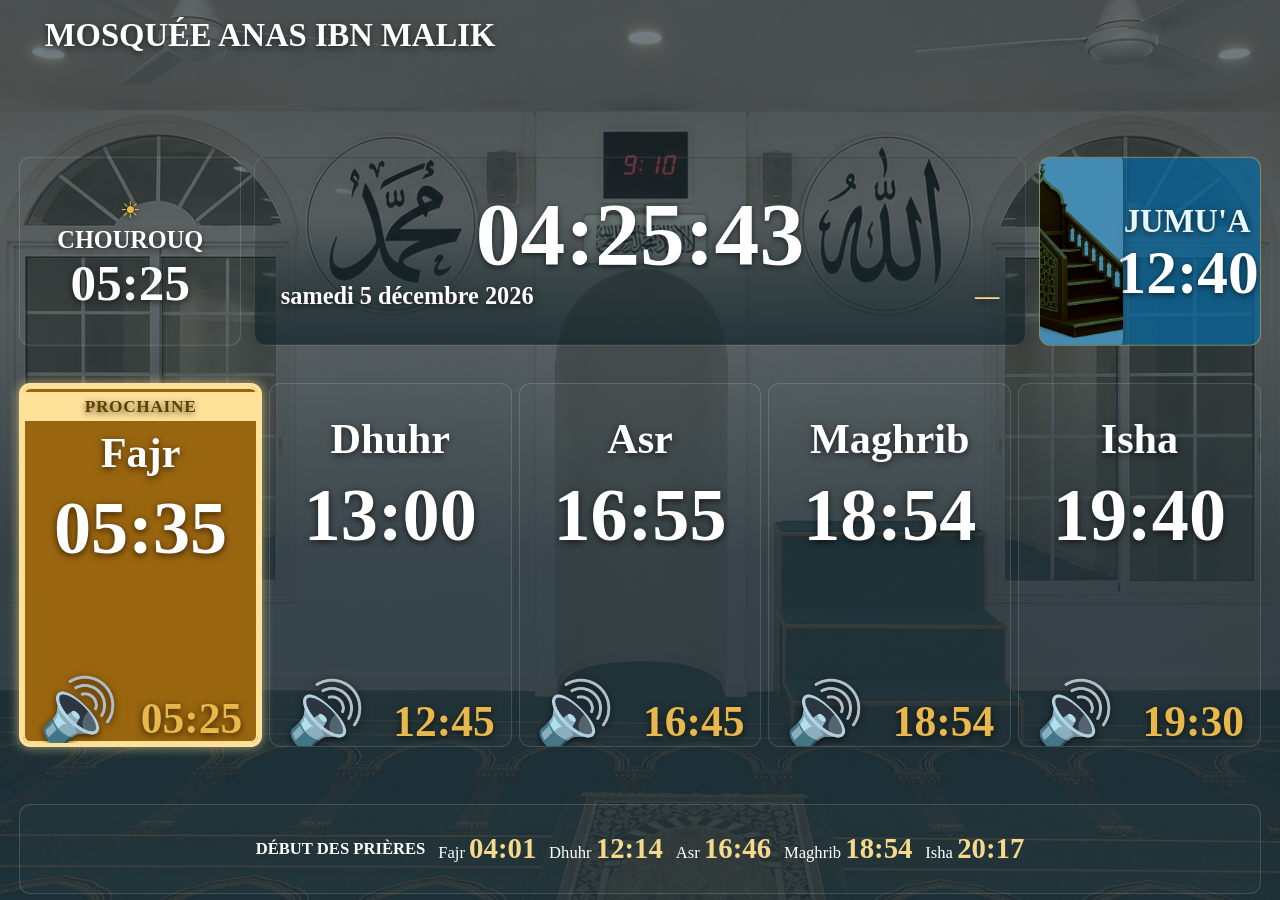
<file: index.html>
<!doctype html>
<html lang="fr">
<head><meta charset="UTF-8"><meta name="viewport" content="width=device-width,initial-scale=1,viewport-fit=cover"><meta name="theme-color" content="#126c9c"><meta name="mobile-web-app-capable" content="yes"><title>Mosquée Anas Ibn Malik</title><link rel="manifest" href="manifest.webmanifest"><link rel="stylesheet" href="style.css?v=20260901rt2"><link rel="stylesheet" href="mobile.css?v=20260901rt2"><script>(function(){var ua=navigator.userAgent||'',touch=navigator.maxTouchPoints||0,phoneUA=/Android|iPhone|iPod|Mobile/i.test(ua),sw=Math.min(screen.width||9999,screen.height||9999),physicalPhone=touch>0&&sw<=700,oldWebView=/WebView Browser Tester|Chrome\/(?:[1-5][0-9])\./i.test(ua);if((phoneUA&&touch>0)||physicalPhone)document.documentElement.classList.add('real-mobile');if(oldWebView)document.documentElement.classList.add('legacy-tv')})();</script><style>
html.legacy-tv,html.legacy-tv body{width:100%;height:100%;margin:0;overflow:hidden!important}html.legacy-tv .screen{width:100vw!important;height:100vh!important;min-height:0!important;overflow:hidden!important;background:linear-gradient(to bottom,#2b9ed2 0%,#177dad 35%,#0d5f89 68%,#073f5d 100%)!important}html.legacy-tv .info-panel{box-sizing:border-box!important;width:100%!important;height:100vh!important;min-height:0!important;padding:2px 6px!important;display:flex!important;flex-direction:column!important;gap:2px!important}html.legacy-tv .top{height:8vh!important;min-height:32px!important;padding:0 8px!important;box-sizing:border-box!important}html.legacy-tv .mosque-names{display:flex!important;justify-content:center!important;align-items:center!important;width:100%!important}html.legacy-tv .top h1{font-size:3.35vw!important;white-space:nowrap!important;margin:0!important;text-shadow:0 2px 5px rgba(0,0,0,.35)!important}html.legacy-tv #location{display:none!important}html.legacy-tv .dashboard{height:23vh!important;min-height:84px!important;display:flex!important;flex-direction:row!important;gap:3px!important;transform:none!important}html.legacy-tv .dashboard>*{height:100%!important;min-height:0!important;box-sizing:border-box!important}html.legacy-tv .sunrise,html.legacy-tv .jumua{width:20%!important}html.legacy-tv .clock-panel{width:60%!important;display:flex!important;flex-direction:column!important;align-items:center!important;justify-content:center!important;background:rgba(3,49,75,.20)!important;border-color:rgba(255,255,255,.24)!important}html.legacy-tv .clock-panel time{font-size:5.15vw!important;line-height:.92!important}html.legacy-tv .date-row{position:static!important;transform:none!important;margin:8px 0 0!important;display:flex!important;flex-direction:row!important;align-items:center!important;justify-content:space-between!important;gap:0!important;width:100%!important;max-width:none!important}html.legacy-tv .date-row p{position:static!important;transform:none!important;display:block!important;box-sizing:border-box!important;flex:0 0 50%!important;width:50%!important;font-size:1.75vw!important;line-height:1.15!important;white-space:nowrap!important;margin:0!important;font-weight:700!important}html.legacy-tv #today{text-align:left!important;padding-left:5%!important;padding-right:5%!important}html.legacy-tv .date-row .hijri{color:#ffe7a0!important;font-weight:700!important;text-align:right!important;padding-left:5%!important;padding-right:5%!important}html.legacy-tv .side-card{background:rgba(3,49,75,.18)!important;border-color:rgba(255,255,255,.24)!important}html.legacy-tv .side-card strong{font-size:4.1vw!important}html.legacy-tv .side-card>span{font-size:1.9vw!important}html.legacy-tv .jumua{padding-left:7%!important;background:rgba(5,101,151,.72)!important}html.legacy-tv .jumua strong{font-size:3.25vw!important;white-space:nowrap!important}html.legacy-tv .jumua>span:not(.icon){font-size:1.65vw!important}html.legacy-tv .prayer-grid{display:flex!important;flex-direction:row!important;width:100%!important;height:56vh!important;min-height:0!important;gap:3px!important;align-items:stretch!important}html.legacy-tv .prayer,html.legacy-tv .prayer:last-child:nth-child(odd){box-sizing:border-box!important;display:flex!important;flex:1 1 20%!important;width:20%!important;height:100%!important;min-height:0!important;grid-column:auto!important;padding:2px!important;flex-direction:column!important;align-items:center!important;justify-content:center!important;background:rgba(3,45,68,.25)!important;border:1px solid rgba(255,255,255,.22)!important}html.legacy-tv .prayer.active{box-sizing:border-box!important;display:flex!important;flex:1 1 20%!important;width:20%!important;height:100%!important;min-height:0!important;grid-column:auto!important;padding:2px!important;flex-direction:column!important;align-items:center!important;justify-content:center!important;background:linear-gradient(to bottom,rgba(184,126,20,.96),rgba(125,79,8,.96))!important;border:4px solid #ffe29a!important;box-shadow:0 0 18px rgba(255,226,154,.85),inset 0 0 18px rgba(255,224,145,.25)!important}html.legacy-tv .prayer h2,html.legacy-tv .prayer:last-child:nth-child(odd) h2,html.legacy-tv .prayer.active h2{font-size:3.35vw!important;line-height:1!important;margin:-16px 0 16px!important}html.legacy-tv .prayer-main{margin:4px 0 10px!important}html.legacy-tv .prayer time{font-size:5.55vw!important;line-height:.95!important}html.legacy-tv .adhan-line{margin:16px 0 0!important;width:94%!important;min-height:0!important;display:flex!important;justify-content:center!important;align-items:center!important;gap:12px!important}html.legacy-tv .adhan-icon{font-size:2.5vw!important;margin-right:4px!important}html.legacy-tv .adhan-line strong{font-size:3vw!important}html.legacy-tv .prayer.active:before{content:'PROCHAINE'!important;top:2px!important;left:0!important;right:0!important;font-size:1.65vw!important;line-height:1.15!important;font-weight:700!important;letter-spacing:.05em!important;background:#ffe29a!important;color:#604000!important;padding:6px 0!important}html.legacy-tv .solar-info{height:11vh!important;min-height:34px!important;margin:0!important;overflow:hidden!important}html.legacy-tv .solar-times{height:100%!important;box-sizing:border-box!important;display:flex!important;flex-direction:row!important;align-items:center!important;justify-content:space-around!important;flex-wrap:nowrap!important;white-space:nowrap!important;font-size:1.25vw!important;padding:1px 3px!important;gap:3px!important;background:rgba(3,45,68,.28)!important;border-color:rgba(255,255,255,.22)!important}html.legacy-tv .solar-times span b{font-size:1.65vw!important}html.legacy-tv .zenith-warning{display:none!important}@media (min-width:901px){.prayer.active{background:#9a650f!important;border-color:#ffe29a!important;box-shadow:inset 0 0 0 2px #ffe29a,0 0 12px rgba(255,226,154,.65)!important}.prayer.active:before{background:#ffe29a!important;color:#604000!important}}
#announcement-layer{display:none;position:fixed;z-index:99999;inset:0;background:linear-gradient(135deg,#063f53,#0b6d83);color:#fff;flex-direction:column;font-family:Arial,sans-serif}.announcement-main{flex:1;min-height:0;padding:2.5vh 3vw;display:flex;flex-direction:column}.announcement-badge{align-self:center;background:#f2b83f;color:#173638;font-weight:900;font-size:1.8vw;padding:.7vh 1.4vw;border-radius:999px;letter-spacing:.08em}.announcement-content{flex:1;min-height:0;display:flex;align-items:center;justify-content:center;gap:3vw;padding:2vh 1vw}.announcement-content img{display:none;max-width:48vw;max-height:64vh;object-fit:contain;border-radius:12px;box-shadow:0 8px 30px rgba(0,0,0,.3)}.announcement-text{flex:1;text-align:center}.announcement-text h2{color:#ffe29a;font-size:4vw;margin:0 0 2vh}.announcement-text p{font-size:2.6vw;line-height:1.35;white-space:pre-wrap;margin:0}.announcement-bottom{height:18vh;background:#042f3e;border-top:3px solid #f2b83f;display:flex;align-items:center;padding:1vh 2vw;gap:2vw}.announcement-bottom>span{font-size:3vw;font-weight:900;color:#ffe29a;min-width:10vw}.announcement-bottom>div{flex:1;display:flex;gap:.7vw;justify-content:space-between}.ann-prayer{flex:1;text-align:center;border:1px solid rgba(255,255,255,.25);border-radius:8px;padding:1.4vh .3vw;font-size:1.8vw;white-space:nowrap}.ann-prayer b{display:block;font-size:1.5vw}.ann-prayer.next{background:#9a650f;border:3px solid #ffe29a;color:#fff}
</style></head>
<body><main class="screen"><section class="info-panel"><header class="top"><div class="mosque-names"><h1>Mosquée Anas Ibn Malik</h1><p id="location">La Réunion</p></div></header><section class="dashboard"><aside class="side-card sunrise"><span class="icon">☀</span><span>CHOUROUQ</span><strong id="sunrise">--:--</strong></aside><section class="clock-panel"><time id="clock">--:--:--</time><div class="date-row"><p id="today">—</p><p class="hijri" id="hijri-date">—</p></div></section><aside class="side-card jumua"><img class="jumua-minbar" src="images/minbar.png" alt="Minbar"><span>JUMU'A</span><strong id="jumua-time">—</strong></aside></section><section class="prayer-grid" id="prayer-grid" aria-label="Les cinq prières"></section><section class="solar-info" id="solar-info" aria-label="Heures de début des prières"><div class="solar-times" id="solar-times">Début des prières : —</div><div class="zenith-warning" id="zenith-box" hidden><strong>⚠ PRIÈRE INTERDITE AU ZÉNITH</strong><span id="zenith-warning">—</span></div></section></section><aside class="mosque-photo" aria-label="Photo de la Mosquée Anas Ibn Malik"></aside></main><script src="config.js?v=20260901sync1"></script><script src="supabase-config.js?v=20260901sync1"></script><script src="legacy-app.js?v=20260902ann1"></script><script>if('serviceWorker'in navigator){window.addEventListener('load',function(){navigator.serviceWorker.register('./sw.js?v=34').catch(function(e){console.error('Service Worker:',e)})})}</script></body></html>
</file>
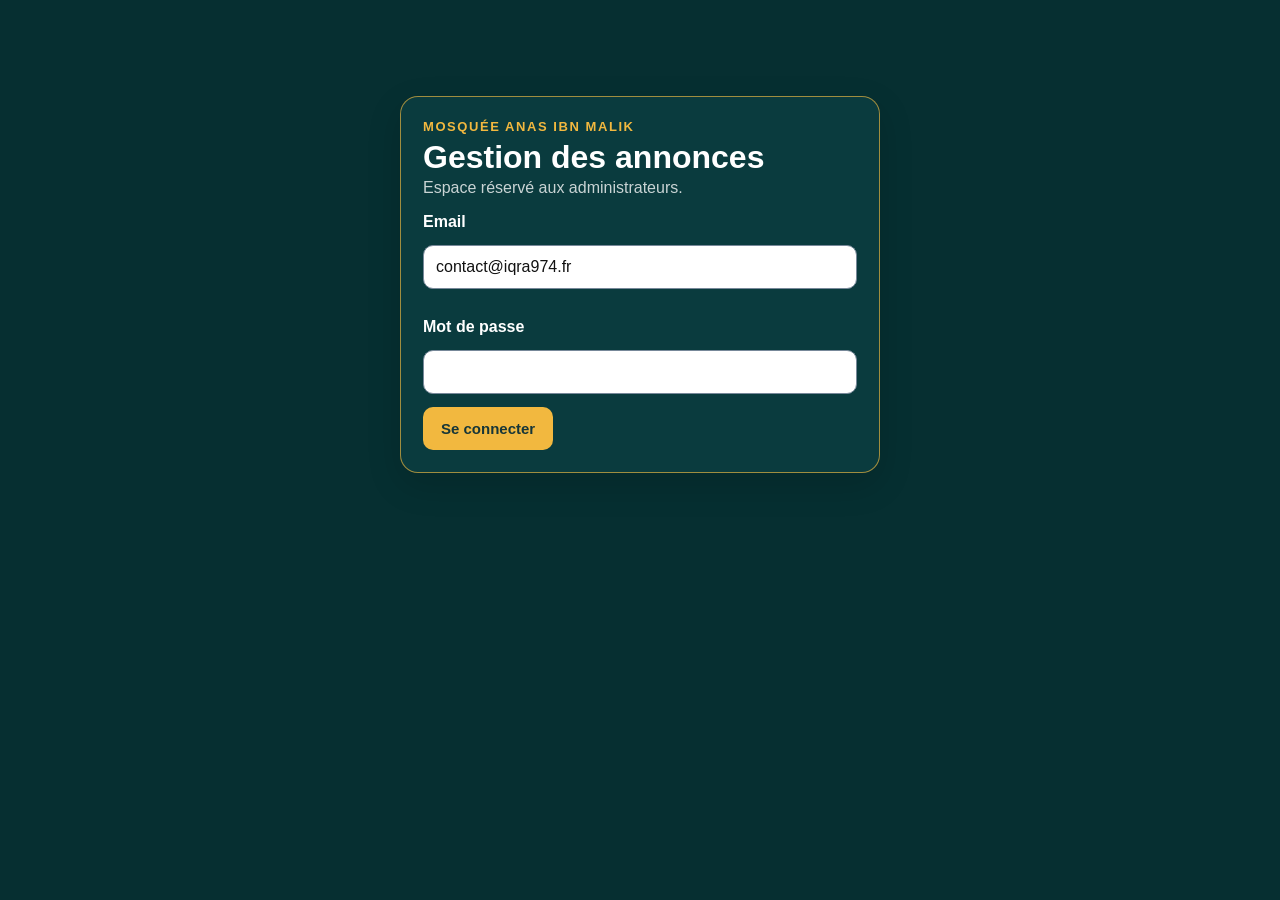
<file: admin-annonces.html>
<!doctype html>
<html lang="fr"><head><meta charset="UTF-8"><meta name="viewport" content="width=device-width,initial-scale=1"><title>Annonces importantes — Mosquée Anas Ibn Malik</title>
<style>*{box-sizing:border-box}body{margin:0;font-family:Arial,sans-serif;background:#062f31;color:#fff}.wrap{max-width:1100px;margin:auto;padding:24px}.top{display:flex;justify-content:space-between;align-items:center;gap:16px;margin-bottom:22px}.back{color:#173638;background:#d8e7df;text-decoration:none;padding:11px 15px;border-radius:10px;font-weight:700}.eyebrow{color:#f2b83f;font-size:13px;font-weight:700;text-transform:uppercase;letter-spacing:.12em}h1{margin:5px 0 3px;color:#fff;font-size:32px}h2{color:#f2b83f;margin-top:0}.sub{opacity:.78;margin:0}.grid{display:grid;grid-template-columns:1.15fr .85fr;gap:20px}.card{background:#0a3b3e;border:1px solid rgba(242,184,63,.65);border-radius:18px;padding:22px;box-shadow:0 12px 35px rgba(0,0,0,.14)}label{display:block;font-weight:700;margin:16px 0 7px}input,textarea,select{width:100%;padding:12px;border-radius:10px;border:1px solid #789;background:#fff;color:#111;font:inherit}textarea{resize:vertical;min-height:130px}.upload{border:2px dashed rgba(242,184,63,.55);border-radius:14px;padding:18px;text-align:center;background:rgba(255,255,255,.03)}.upload input{margin-top:10px}.preview{min-height:300px;border-radius:16px;background:#082d2f;border:1px solid rgba(255,255,255,.12);padding:18px;display:flex;flex-direction:column;justify-content:center;text-align:center;overflow:hidden}.preview img{display:none;max-width:100%;max-height:260px;object-fit:contain;margin:0 auto 15px;border-radius:10px}.preview h3{font-size:27px;margin:5px 0 10px;color:#f2b83f}.preview p{font-size:20px;line-height:1.45;white-space:pre-wrap;margin:0}.actions{display:flex;gap:10px;flex-wrap:wrap;margin-top:18px}button{border:0;border-radius:10px;padding:13px 18px;background:#f2b83f;color:#173638;font-weight:800;font-size:15px;cursor:pointer}.secondary{background:#d8e7df}.danger{background:#e7b7b7}.status{display:none;margin-top:14px;padding:12px;border-radius:10px;font-weight:700}.status.ok{display:block;background:#dff4dc;color:#174d20}.status.error{display:block;background:#ffe4e4;color:#7c1d1d}.info{margin-top:20px;padding:15px;border-radius:12px;background:rgba(242,184,63,.1);border:1px solid rgba(242,184,63,.3);line-height:1.5}.list{margin-top:22px}.empty{opacity:.7;text-align:center;padding:28px}.badge{display:inline-block;background:#f2b83f;color:#173638;border-radius:999px;padding:5px 9px;font-size:12px;font-weight:800}.login{max-width:480px;margin:8vh auto}.login input{margin:7px 0 13px}.item{padding:16px 0;border-bottom:1px solid rgba(255,255,255,.12)}.thumb{max-width:130px;max-height:90px;object-fit:contain;border-radius:8px;display:block;margin:10px 0}@media(max-width:760px){.wrap{padding:14px}.grid{grid-template-columns:1fr}.top{align-items:flex-start;flex-direction:column}h1{font-size:27px}.preview{min-height:230px}.actions button{width:100%}}</style><script src="supabase-config.js?v=20260820reset1"></script></head>
<body><main class="wrap"><section id="login" class="login card"><div class="eyebrow">Mosquée Anas Ibn Malik</div><h1>Gestion des annonces</h1><p class="sub">Espace réservé aux administrateurs.</p><label>Email</label><input id="email" type="email" value="contact@iqra974.fr"><label>Mot de passe</label><input id="password" type="password"><button id="loginBtn">Se connecter</button><div id="loginStatus" class="status"></div></section>
<section id="app" style="display:none"><div class="top"><div><div class="eyebrow">Administration • Communication</div><h1>Annonces importantes</h1><p class="sub">Préparez les informations destinées aux fidèles.</p></div><a class="back" href="admin.html">← Administration</a></div><div class="grid"><div class="card"><h2>Nouvelle annonce</h2><label>Titre de l’annonce</label><input id="title" maxlength="70" placeholder="Ex. Conférence samedi après Maghrib"><label>Message</label><textarea id="message" maxlength="500" placeholder="Rédigez ici le message à afficher…"></textarea><label>Image ou affiche</label><div class="upload">Vous pouvez sélectionner une affiche depuis votre téléphone.<input id="image" type="file" accept="image/jpeg,image/png,image/webp"></div><label>Durée d’affichage</label><select id="duration"><option value="20" selected>20 secondes — recommandé</option><option value="15">15 secondes</option><option value="25">25 secondes</option><option value="30">30 secondes</option></select><div class="actions"><button id="save" type="button">✓ Publier l’annonce</button><button id="clear" class="secondary" type="button">Effacer</button></div><div id="status" class="status"></div><div class="info"><strong>Affichage TV</strong><br>L’annonce sera temporaire. Les horaires de prière resteront visibles pendant son passage, puis l’écran reviendra automatiquement à l’affichage normal.</div></div><div class="card"><h2>Aperçu</h2><div class="preview"><img id="previewImage" alt=""><span class="badge">ANNONCE IMPORTANTE</span><h3 id="previewTitle">Titre de l’annonce</h3><p id="previewMessage">Votre message apparaîtra ici.</p></div></div></div><div class="card list"><h2>Annonces publiées</h2><div id="list"><div class="empty">Chargement…</div></div></div></section></main>
<script>(function(){var SB=window.MOSQUEE_SUPABASE,token='';function $(id){return document.getElementById(id)}function status(id,msg,type){var e=$(id);e.className='status '+(type||'ok');e.textContent=msg}function esc(v){return String(v||'').replace(/[&<>"']/g,function(c){return{'&':'&amp;','<':'&lt;','>':'&gt;','"':'&quot;',"'":'&#039;'}[c]})}function auth(extra){var h={apikey:SB.anonKey,Authorization:'Bearer '+token};if(extra)for(var k in extra)h[k]=extra[k];return h}function preview(){$('previewTitle').textContent=$('title').value.trim()||'Titre de l’annonce';$('previewMessage').textContent=$('message').value.trim()||'Votre message apparaîtra ici.'}$('title').oninput=preview;$('message').oninput=preview;$('image').onchange=function(){var f=this.files&&this.files[0];if(!f)return;if(f.size>2621440){status('status','Image trop volumineuse. Maximum : 2,5 Mo.','error');this.value='';return}var r=new FileReader();r.onload=function(){$('previewImage').src=r.result;$('previewImage').style.display='block'};r.readAsDataURL(f)};
async function login(){try{var r=await fetch(SB.url+'/auth/v1/token?grant_type=password',{method:'POST',headers:{apikey:SB.anonKey,'Content-Type':'application/json'},body:JSON.stringify({email:$('email').value.trim(),password:$('password').value})});var d=await r.json();if(!r.ok)throw Error(d.error_description||d.msg||'Connexion refusée');token=d.access_token;sessionStorage.setItem('anasAdminToken',token);$('login').style.display='none';$('app').style.display='block';load()}catch(e){status('loginStatus',e.message,'error')}}
async function load(){try{var r=await fetch(SB.url+'/rest/v1/mosque_announcements?mosque_id=eq.anas-ibn-malik&select=id,title,message,image_url,duration_seconds,active,created_at&order=created_at.desc',{headers:auth(),cache:'no-store'});if(!r.ok)throw Error('Chargement impossible');renderList(await r.json())}catch(e){$('list').innerHTML='<div class="empty">'+esc(e.message)+'</div>'}}
function renderList(a){if(!a.length){$('list').innerHTML='<div class="empty">Aucune annonce publiée.</div>';return}$('list').innerHTML=a.map(function(x){return '<div class="item"><span class="badge">'+(x.active?'ACTIVE':'INACTIVE')+'</span><h3>'+esc(x.title)+'</h3><p>'+esc(x.message)+'</p>'+(x.image_url?'<img class="thumb" src="'+esc(x.image_url)+'">':'')+'<button class="danger" onclick="deleteAnnouncement(\''+x.id+'\')">Supprimer</button></div>'}).join('')}
window.deleteAnnouncement=async function(id){if(!confirm('Supprimer cette annonce ?'))return;try{var r=await fetch(SB.url+'/rest/v1/mosque_announcements?id=eq.'+encodeURIComponent(id),{method:'DELETE',headers:auth()});if(!r.ok)throw Error('Suppression refusée');load()}catch(e){status('status',e.message,'error')}};
$('save').onclick=async function(){var title=$('title').value.trim(),message=$('message').value.trim(),file=$('image').files&&$('image').files[0];if(!title&&!message)return status('status','Ajoutez un titre ou un message.','error');$('save').disabled=true;status('status','Publication en cours…','ok');try{var imageUrl=null;if(file){var ext=(file.name.split('.').pop()||'jpg').toLowerCase().replace(/[^a-z0-9]/g,'');var path='anas-ibn-malik/'+Date.now()+'-'+Math.random().toString(36).slice(2)+'.'+ext;var ur=await fetch(SB.url+'/storage/v1/object/mosque-announcements/'+path,{method:'POST',headers:auth({'Content-Type':file.type,'x-upsert':'false'}),body:file});if(!ur.ok){var ue=await ur.json().catch(function(){return{}});throw Error(ue.message||'Échec de l’envoi de l’image')}imageUrl=SB.url+'/storage/v1/object/public/mosque-announcements/'+path}var body={mosque_id:'anas-ibn-malik',title:title,message:message,image_url:imageUrl,duration_seconds:Number($('duration').value)||20,active:true};var r=await fetch(SB.url+'/rest/v1/mosque_announcements',{method:'POST',headers:auth({'Content-Type':'application/json','Prefer':'return=representation'}),body:JSON.stringify(body)});if(!r.ok){var e=await r.json().catch(function(){return{}});throw Error(e.message||'Publication refusée')}status('status','✓ Annonce publiée avec succès.','ok');clearForm();load()}catch(e){status('status',e.message,'error')}finally{$('save').disabled=false}};
function clearForm(){$('title').value='';$('message').value='';$('image').value='';$('duration').value='20';$('previewImage').style.display='none';$('previewImage').src='';preview()}$('clear').onclick=clearForm;$('loginBtn').onclick=login;var t=sessionStorage.getItem('anasAdminToken');if(t){token=t;$('login').style.display='none';$('app').style.display='block';load()}})();</script></body></html>
</file>
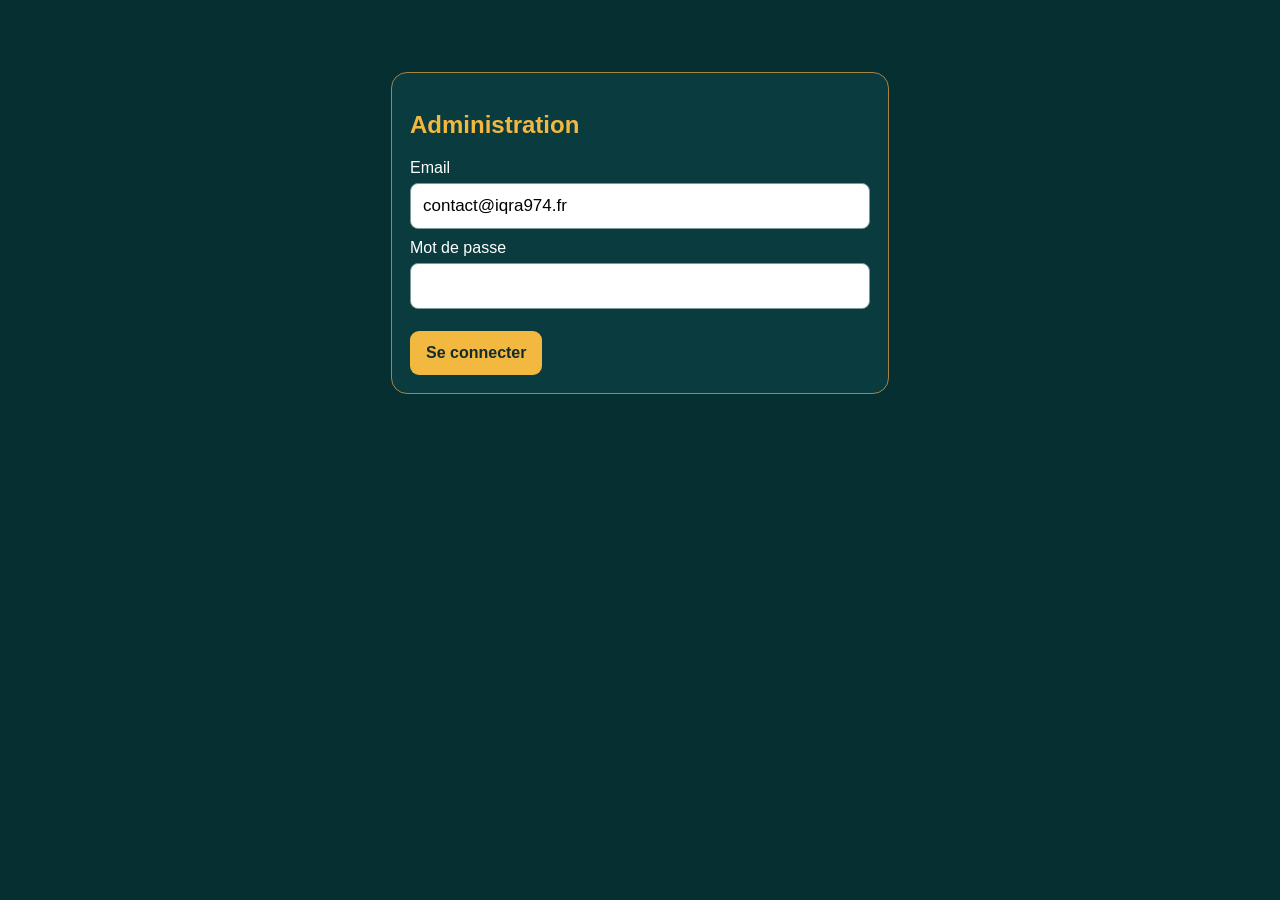
<file: admin-horaires.html>
<!doctype html><html lang="fr"><head><meta charset="utf-8"><meta name="viewport" content="width=device-width,initial-scale=1"><title>Horaires — Administration</title><style>body{margin:0;font-family:Arial,sans-serif;background:#062f31;color:#fff}.wrap{max-width:760px;margin:auto;padding:18px}.card{background:#0a3b3e;border:1px solid #a9843e;border-radius:16px;padding:18px;margin:16px 0}h1,h2{color:#f2b83f}input{box-sizing:border-box;width:100%;padding:12px;border-radius:8px;border:1px solid #799;font-size:17px}button{border:0;border-radius:9px;padding:13px 16px;background:#f2b83f;color:#142c2d;font-weight:700;font-size:16px;margin-top:12px}.schedule{width:100%;border-collapse:collapse}.schedule th,.schedule td{padding:9px 4px;border-bottom:1px solid rgba(255,255,255,.12);text-align:center}.schedule td:first-child{text-align:left;font-weight:700}.status{display:none;margin-top:14px;padding:12px;border-radius:10px;white-space:pre-line;font-weight:700}.ok{display:block;background:#dff4dc;color:#174d20}.error{display:block;background:#ffe4e4;color:#7c1d1d}.warn{display:block;background:#fff2c7;color:#674b00}.login{max-width:460px;margin:6vh auto}.login input{margin:6px 0 10px}@media(max-width:650px){.wrap{padding:12px}.schedule input{min-width:80px}}</style><script src="supabase-config.js?v=20260901admin4"></script></head><body><main class="wrap"><section id="login" class="card login"><h1>Administration</h1><label>Email</label><input id="email" type="email" value="contact@iqra974.fr"><label>Mot de passe</label><input id="password" type="password"><button id="loginBtn">Se connecter</button><div id="loginStatus" class="status"></div></section><section id="app" style="display:none"><h1>Horaires de prière</h1><div class="card"><table class="schedule"><thead><tr><th>Prière</th><th>Adhan</th><th>Prière</th></tr></thead><tbody><tr><td>Fajr</td><td><input id="AdhanFajr" type="time"></td><td><input id="Fajr" type="time"></td></tr><tr><td>Dhuhr</td><td><input id="AdhanDhuhr" type="time"></td><td><input id="Dhuhr" type="time"></td></tr><tr><td>Asr</td><td><input id="AdhanAsr" type="time"></td><td><input id="Asr" type="time"></td></tr><tr><td>Maghrib</td><td>Auto</td><td>Auto</td></tr><tr><td>Isha</td><td><input id="AdhanIsha" type="time"></td><td><input id="Isha" type="time"></td></tr><tr><td>Jumu'a</td><td>—</td><td><input id="Jumua" type="time"></td></tr></tbody></table><button id="saveBtn">✓ Enregistrer</button><div id="status" class="status"></div></div></section></main><script>(function(){'use strict';var SB=window.MOSQUEE_SUPABASE,ID='anas-ibn-malik',token='';function q(id){return document.getElementById(id)}function msg(id,t,c){var e=q(id);e.className='status '+c;e.textContent=t}function ah(){return{apikey:SB.anonKey,Authorization:'Bearer '+token,'Content-Type':'application/json'}}function ph(){return{apikey:SB.anonKey,Authorization:'Bearer '+SB.anonKey}}function load(){fetch(SB.url+'/rest/v1/mosque_settings?id=eq.'+ID+'&select=prayers,adhan,jumua',{headers:ph(),cache:'no-store'}).then(function(r){if(!r.ok)throw Error('Lecture impossible ('+r.status+')');return r.json()}).then(function(rows){var s=rows[0]||{},p=s.prayers||{},a=s.adhan||{};['Fajr','Dhuhr','Asr','Isha'].forEach(function(n){q(n).value=p[n]||'';q('Adhan'+n).value=a[n]||''});q('Jumua').value=s.jumua||''}).catch(function(e){msg('status','⛔ '+e.message,'error')})}function login(){q('loginBtn').disabled=true;fetch(SB.url+'/auth/v1/token?grant_type=password',{method:'POST',headers:{apikey:SB.anonKey,'Content-Type':'application/json'},body:JSON.stringify({email:q('email').value.trim(),password:q('password').value})}).then(function(r){return r.json().then(function(d){if(!r.ok)throw Error(d.error_description||d.msg||'Connexion refusée');return d})}).then(function(d){token=d.access_token;sessionStorage.setItem('anasAdminToken',token);q('login').style.display='none';q('app').style.display='block';load()}).catch(function(e){msg('loginStatus','⛔ '+e.message,'error')}).then(function(){q('loginBtn').disabled=false})}function save(){if(!confirm('Confirmez-vous l’enregistrement des horaires ?'))return;msg('status','Enregistrement en cours…','warn');q('saveBtn').disabled=true;var prayers={Fajr:q('Fajr').value,Dhuhr:q('Dhuhr').value,Asr:q('Asr').value,Isha:q('Isha').value},adhan={Fajr:q('AdhanFajr').value,Dhuhr:q('AdhanDhuhr').value,Asr:q('AdhanAsr').value,Isha:q('AdhanIsha').value};fetch(SB.url+'/rest/v1/mosque_settings?id=eq.'+ID,{method:'PATCH',headers:Object.assign({},ah(),{Prefer:'return=representation'}),body:JSON.stringify({prayers:prayers,adhan:adhan,jumua:q('Jumua').value,updated_at:new Date().toISOString()})}).then(function(r){if(!r.ok)return r.text().then(function(t){throw Error('Enregistrement refusé ('+r.status+') '+t)});return r.json()}).then(function(rows){if(!rows.length)throw Error('Aucune donnée modifiée');msg('status','✓ Horaires enregistrés avec succès.','ok')}).catch(function(e){msg('status','⛔ '+e.message,'error')}).then(function(){q('saveBtn').disabled=false})}q('loginBtn').onclick=login;q('saveBtn').onclick=save;token=sessionStorage.getItem('anasAdminToken')||'';if(token){q('login').style.display='none';q('app').style.display='block';load()}})();</script></body></html>
</file>
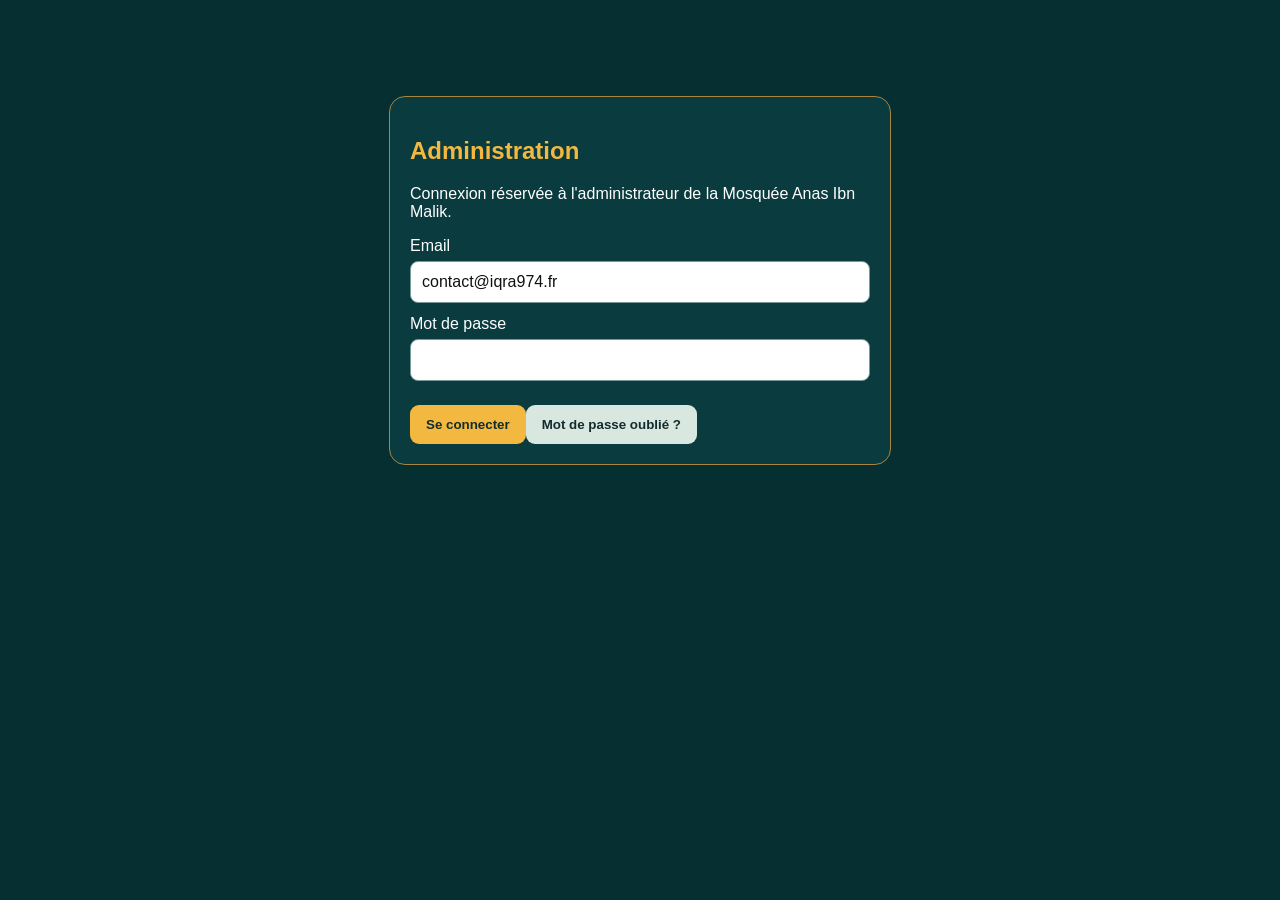
<file: admin.html>
<!doctype html><html lang="fr"><head><meta charset="UTF-8"><meta name="viewport" content="width=device-width,initial-scale=1"><title>Administration — Mosquée Anas Ibn Malik</title><style>body{margin:0;font-family:Arial,sans-serif;background:#062f31;color:#fff}.wrap{max-width:950px;margin:auto;padding:24px}.card{background:#0a3b3e;border:1px solid #a9843e;border-radius:16px;padding:20px;margin:18px 0}h1,h2{color:#f2b83f}.menu{display:grid;grid-template-columns:repeat(2,1fr);gap:16px}.menu button{min-height:125px;text-align:left}.menu strong{display:block;font-size:20px;margin-bottom:7px}.menu small{opacity:.85}.section{display:none}button{border:0;border-radius:9px;padding:12px 16px;background:#f2b83f;color:#142c2d;font-weight:700;cursor:pointer;margin-top:12px}.secondary{background:#d8e7df}.danger{background:#e7b7b7}.schedule{width:100%;border-collapse:collapse}.schedule th,.schedule td{padding:10px 6px;border-bottom:1px solid rgba(255,255,255,.12);text-align:center}.schedule td:first-child{text-align:left;font-weight:700}.schedule input,input,select{box-sizing:border-box;padding:11px;border-radius:8px;border:1px solid #799;background:#fff;color:#111;font-size:16px}.schedule input{width:100%}.status{display:none;margin-top:14px;padding:12px;border-radius:10px;white-space:pre-line;font-weight:700}.status.ok{display:block;background:#dff4dc;color:#174d20}.status.error{display:block;background:#ffe4e4;color:#7c1d1d}.status.warn{display:block;background:#fff2c7;color:#674b00}.login{max-width:460px;margin:8vh auto}.login input{width:100%;margin:6px 0 12px}.topbar{display:flex;justify-content:space-between;align-items:center;gap:12px}.pill{padding:7px 10px;border-radius:999px;background:#174f52;font-size:13px}.history{overflow:auto;max-height:420px}.history table{width:100%;min-width:760px;border-collapse:collapse}.history th,.history td{padding:8px;border-bottom:1px solid rgba(255,255,255,.12);font-size:13px}.grid{display:grid;grid-template-columns:1fr 1fr;gap:12px}.note{opacity:.85;line-height:1.5;font-size:14px}@media(max-width:650px){.menu,.grid{grid-template-columns:1fr}.wrap{padding:14px}.schedule th,.schedule td{padding:8px 3px}}@media(max-width:650px){.login{margin:3vh auto}.login button{width:100%;min-height:54px;font-size:17px}.login .secondary{margin-top:10px}.schedule{display:block;overflow-x:auto}.schedule th,.schedule td{padding:9px 4px}.schedule input{min-width:82px;font-size:16px}.card{padding:16px}.note{font-size:15px}}</style><script src="supabase-config.js?v=20260820reset1"></script></head><body><main class="wrap"><section id="loginBox" class="login card"><h1>Administration</h1><p>Connexion réservée à l'administrateur de la Mosquée Anas Ibn Malik.</p><label>Email</label><input id="email" type="email" value="contact@iqra974.fr" autocomplete="username"><label>Mot de passe</label><input id="password" type="password" autocomplete="current-password"><button id="loginBtn">Se connecter</button><button id="forgotBtn" class="secondary" type="button">Mot de passe oublié ?</button><div id="loginStatus" class="status"></div></section><section id="resetBox" class="login card" style="display:none"><h1>Nouveau mot de passe</h1><p>Choisissez un nouveau mot de passe pour l’administration.</p><label>Nouveau mot de passe</label><input id="newPassword" type="password" autocomplete="new-password"><label>Confirmer le mot de passe</label><input id="confirmPassword" type="password" autocomplete="new-password"><button id="resetPasswordBtn" type="button">Enregistrer le nouveau mot de passe</button><div id="resetStatus" class="status"></div></section><section id="app" style="display:none"><div class="topbar"><div><h1>Administration</h1><span class="pill" id="syncState">Supabase connecté</span></div><button class="secondary" id="logoutBtn">Déconnexion</button></div><div id="home"><p>Choisissez ce que vous souhaitez modifier.</p><div class="menu"><button onclick="location.href='admin-annonces.html'"><strong>📢 Annonces importantes</strong><small>Créer des annonces avec titre, message, image et aperçu.</small></button><button onclick="openSection('times')"><strong>🕐 🔊 Horaires de prière et Adhan</strong><small>Saisie avec contrôle automatique des incohérences.</small></button><button onclick="openSection('history')"><strong>📚 Historique</strong><small>Voir les changements enregistrés dans Supabase.</small></button><button onclick="openSection('hijri')"><strong>🌙 Date hégirienne</strong><small>Définir le début du nouveau mois.</small></button><button onclick="openSection('check')"><strong>✓ Vérifier les réglages</strong><small>Contrôler ce qui est actuellement partagé à tous les écrans.</small></button></div></div><section id="times" class="section"><button class="secondary" onclick="goHome()">← Retour</button><h2>Horaires de prière et Adhan</h2><div class="card"><p class="note">Maghrib reste automatique. Le système bloque une prière avant son Adhan et signale les écarts suspects.</p><table class="schedule"><thead><tr><th>Prière</th><th>🔊 Adhan</th><th>🕌 Prière</th></tr></thead><tbody><tr><td>Fajr</td><td><input id="AdhanFajr" type="time"></td><td><input id="Fajr" type="time"></td></tr><tr><td>Dhuhr</td><td><input id="AdhanDhuhr" type="time"></td><td><input id="Dhuhr" type="time"></td></tr><tr><td>Asr</td><td><input id="AdhanAsr" type="time"></td><td><input id="Asr" type="time"></td></tr><tr><td>Maghrib</td><td>Automatique</td><td>Automatique</td></tr><tr><td>Isha</td><td><input id="AdhanIsha" type="time"></td><td><input id="Isha" type="time"></td></tr><tr><td>Jumu'a</td><td>—</td><td><input id="Jumua" type="time"></td></tr></tbody></table><button id="saveTimes">✓ Contrôler et enregistrer sur Supabase</button><div id="timesStatus" class="status"></div></div></section><section id="history" class="section"><button class="secondary" onclick="goHome()">← Retour</button><h2>Historique</h2><div class="card history" id="historyContent">Chargement…</div></section><section id="hijri" class="section"><button class="secondary" onclick="goHome()">← Retour</button><h2>Date hégirienne</h2><div class="card"><div class="grid"><div><label>1er jour grégorien</label><input id="hStart" type="date" style="width:100%"></div><div><label>Mois hégirien</label><select id="hMonth" style="width:100%"><option>Muharram</option><option>Safar</option><option>Rabi al-Awwal</option><option>Rabi ath-Thani</option><option>Jumada al-Ula</option><option>Jumada ath-Thania</option><option>Rajab</option><option>Sha'ban</option><option>Ramadan</option><option>Shawwal</option><option>Dhul Qi'dah</option><option>Dhul Hijjah</option></select></div><div><label>Année hégirienne</label><input id="hYear" type="number" min="1400" max="1600" value="1448" style="width:100%"></div></div><button id="saveHijri">✓ Enregistrer</button><button class="secondary" id="clearHijri">Revenir au calcul automatique</button><div id="hijriStatus" class="status"></div></div></section><section id="check" class="section"><button class="secondary" onclick="goHome()">← Retour</button><h2>Vérification</h2><div class="card"><div id="summary"></div><button id="refreshBtn">↻ Recharger depuis Supabase</button><div id="finalStatus" class="status"></div></div></section></section></main><script>
const SB=window.MOSQUEE_SUPABASE,ID='anas-ibn-malik',K='anasAdminSettings';let token='',settings={prayers:{},adhan:{},jumua:'',hijri:{}};const names=['Fajr','Dhuhr','Asr','Isha'];const $=id=>document.getElementById(id);const show=(id,msg,type='ok')=>{const e=$(id);e.className='status '+type;e.textContent=msg};function authHeaders(){return{apikey:SB.anonKey,Authorization:`Bearer ${token}`,'Content-Type':'application/json'}}function publicHeaders(){return{apikey:SB.anonKey,Authorization:`Bearer ${SB.anonKey}`}}
async function login(){if(!SB?.enabled)return show('loginStatus','Configuration Supabase absente.','error');loginBtn.disabled=true;try{const r=await fetch(`${SB.url}/auth/v1/token?grant_type=password`,{method:'POST',headers:{apikey:SB.anonKey,'Content-Type':'application/json'},body:JSON.stringify({email:email.value.trim(),password:password.value})});const d=await r.json();if(!r.ok)throw Error(d.error_description||d.msg||'Connexion refusée');token=d.access_token;sessionStorage.setItem('anasAdminToken',token);await startApp()}catch(e){show('loginStatus',e.message,'error')}finally{loginBtn.disabled=false}}
async function startApp(){if(!token)return;loginBox.style.display='none';resetBox.style.display='none';app.style.display='block';await loadSettings()}
async function requestPasswordReset(){const mail=email.value.trim();if(!mail)return show('loginStatus','Saisissez votre adresse e-mail.','error');forgotBtn.disabled=true;try{const r=await fetch(`${SB.url}/auth/v1/recover`,{method:'POST',headers:{apikey:SB.anonKey,'Content-Type':'application/json'},body:JSON.stringify({email:mail,redirect_to:location.origin+location.pathname})});const d=await r.json().catch(()=>({}));if(!r.ok)throw Error(d.msg||d.error_description||'Impossible d’envoyer l’e-mail');show('loginStatus','✓ Un lien de réinitialisation vient d’être envoyé à '+mail+'. Vérifiez aussi les indésirables.','ok')}catch(e){show('loginStatus',e.message,'error')}finally{forgotBtn.disabled=false}}
async function setNewPassword(){const pass=newPassword.value;if(pass.length<8)return show('resetStatus','Le mot de passe doit contenir au moins 8 caractères.','error');if(pass!==confirmPassword.value)return show('resetStatus','Les deux mots de passe ne sont pas identiques.','error');resetPasswordBtn.disabled=true;try{const r=await fetch(`${SB.url}/auth/v1/user`,{method:'PUT',headers:{apikey:SB.anonKey,Authorization:`Bearer ${token}`,'Content-Type':'application/json'},body:JSON.stringify({password:pass})});const d=await r.json().catch(()=>({}));if(!r.ok)throw Error(d.msg||d.error_description||'Impossible de modifier le mot de passe');history.replaceState(null,'',location.pathname);location.hash='';show('resetStatus','✓ Mot de passe modifié. Vous pouvez maintenant vous connecter.','ok');setTimeout(()=>location.reload(),1300)}catch(e){show('resetStatus',e.message,'error')}finally{resetPasswordBtn.disabled=false}}
function prepareMobileTimes(){if(!matchMedia('(max-width:650px)').matches)return;document.querySelectorAll('.schedule input[type="time"]').forEach(input=>{input.type='text';input.inputMode='numeric';input.placeholder='HH:MM';input.maxLength=5;input.addEventListener('input',()=>{const digits=input.value.replace(/\D/g,'').slice(0,4);if(digits.length>=3)input.value=digits.slice(0,2)+':'+digits.slice(2);else input.value=digits})})}
function startRecovery(){const p=new URLSearchParams(location.hash.slice(1));const recovered=p.get('type')==='recovery'&&p.get('access_token');if(!recovered)return false;token=p.get('access_token');loginBox.style.display='none';resetBox.style.display='block';return true}
async function loadSettings(){const r=await fetch(`${SB.url}/rest/v1/mosque_settings?id=eq.${ID}&select=prayers,adhan,jumua,hijri,updated_at`,{headers:publicHeaders(),cache:'no-store'});if(!r.ok)throw Error('Impossible de lire les réglages Supabase');const rows=await r.json();settings=rows[0]||{prayers:{},adhan:{},jumua:'',hijri:{}};localStorage.setItem(K,JSON.stringify(settings));fillForm();renderSummary();syncState.textContent='Synchronisé • '+(settings.updated_at?new Date(settings.updated_at).toLocaleString('fr-FR'):'aucune modification')}
function fillForm(){for(const n of names){$(n).value=settings.prayers?.[n]||'';$('Adhan'+n).value=settings.adhan?.[n]||''}Jumua.value=settings.jumua||'';hStart.value=settings.hijri?.start||'';hMonth.value=settings.hijri?.month||'Muharram';hYear.value=settings.hijri?.year||1448}
function vals(){return{prayers:{Fajr:Fajr.value,Dhuhr:Dhuhr.value,Asr:Asr.value,Isha:Isha.value},adhan:{Fajr:AdhanFajr.value,Dhuhr:AdhanDhuhr.value,Asr:AdhanAsr.value,Isha:AdhanIsha.value},jumua:Jumua.value,hijri:settings.hijri||{}}}const mins=v=>{if(!v)return null;const[a,b]=v.split(':').map(Number);return a*60+b};function validate(v){const errors=[],warnings=[];for(const n of names){const a=mins(v.adhan[n]),p=mins(v.prayers[n]);if(a!==null&&p!==null){const gap=p-a;if(gap<0)errors.push(`${n} : la prière est avant l'Adhan.`);else if(gap>90)warnings.push(`${n} : ${gap} min entre l'Adhan et la prière.`);else if(gap<3)warnings.push(`${n} : seulement ${gap} min entre l'Adhan et la prière.`)}}const seq=['Fajr','Dhuhr','Asr','Isha'];for(let i=1;i<seq.length;i++){const a=mins(v.prayers[seq[i-1]]),b=mins(v.prayers[seq[i]]);if(a!==null&&b!==null&&b<=a)errors.push(`Ordre incohérent : ${seq[i]} doit être après ${seq[i-1]}.`)}return{errors,warnings}}
async function saveRemote(next,action){const before=JSON.parse(JSON.stringify(settings));const r=await fetch(`${SB.url}/rest/v1/mosque_settings?id=eq.${ID}`,{method:'PATCH',headers:{...authHeaders(),Prefer:'return=representation'},body:JSON.stringify({...next,updated_at:new Date().toISOString()})});if(!r.ok)throw Error('Enregistrement Supabase refusé ('+r.status+')');const rows=await r.json();settings=rows[0]||next;localStorage.setItem(K,JSON.stringify(settings));await fetch(`${SB.url}/rest/v1/mosque_settings_history`,{method:'POST',headers:{...authHeaders(),Prefer:'return=minimal'},body:JSON.stringify({settings_id:ID,data:{action,before,after:settings}})});fillForm();renderSummary();syncState.textContent='Synchronisé • '+new Date().toLocaleString('fr-FR')}
saveTimes.onclick=async()=>{const v=vals(),c=validate(v);if(c.errors.length)return show('timesStatus','⛔ '+c.errors.join('\n'),'error');const alertText=c.warnings.length?'\n\nAttention :\n'+c.warnings.join('\n'):'';if(!confirm('Confirmez-vous l’enregistrement des horaires ?'+alertText))return;try{await saveRemote({...settings,prayers:v.prayers,adhan:v.adhan,jumua:v.jumua},'Modification horaires');show('timesStatus','✓ Horaires enregistrés dans Supabase. Tous les écrans récupéreront ces valeurs.','ok')}catch(e){show('timesStatus',e.message,'error')}}
saveHijri.onclick=async()=>{if(!hStart.value)return show('hijriStatus','Choisissez la date du 1er jour.','error');if(!confirm('Confirmez-vous l’enregistrement de cette date hégirienne ?'))return;try{await saveRemote({...settings,hijri:{start:hStart.value,month:hMonth.value,year:+hYear.value}},'Modification date hégirienne');show('hijriStatus','✓ Date hégirienne enregistrée.','ok')}catch(e){show('hijriStatus',e.message,'error')}}
clearHijri.onclick=async()=>{try{await saveRemote({...settings,hijri:{}},'Retour date hégirienne automatique');show('hijriStatus','✓ Calcul automatique réactivé.','ok')}catch(e){show('hijriStatus',e.message,'error')}}
async function renderHistory(){historyContent.textContent='Chargement…';try{const r=await fetch(`${SB.url}/rest/v1/mosque_settings_history?settings_id=eq.${ID}&select=created_at,data&order=created_at.desc&limit=100`,{headers:authHeaders(),cache:'no-store'});if(!r.ok)throw Error('Historique inaccessible');const h=await r.json();if(!h.length){historyContent.innerHTML='<p>Aucun historique pour le moment.</p>';return}historyContent.innerHTML='<table><thead><tr><th>Date</th><th>Action</th><th>Détails</th></tr></thead><tbody>'+h.map(x=>`<tr><td>${new Date(x.created_at).toLocaleString('fr-FR')}</td><td>${x.data?.action||'Modification'}</td><td><code>${JSON.stringify(x.data?.after||{})}</code></td></tr>`).join('')+'</tbody></table>'}catch(e){historyContent.textContent=e.message}}
function renderSummary(){const p=settings.prayers||{},a=settings.adhan||{};summary.innerHTML=`<strong>Réglages partagés :</strong><br>Fajr : Adhan ${a.Fajr||'auto'} / Prière ${p.Fajr||'auto'}<br>Dhuhr : Adhan ${a.Dhuhr||'auto'} / Prière ${p.Dhuhr||'auto'}<br>Asr : Adhan ${a.Asr||'auto'} / Prière ${p.Asr||'auto'}<br>Maghrib : automatique<br>Isha : Adhan ${a.Isha||'auto'} / Prière ${p.Isha||'auto'}<br>Jumu'a : ${settings.jumua||'non défini'}`}
function openSection(id){home.style.display='none';document.querySelectorAll('.section').forEach(x=>x.style.display='none');$(id).style.display='block';if(id==='history')renderHistory();if(id==='check')renderSummary();scrollTo(0,0)}function goHome(){document.querySelectorAll('.section').forEach(x=>x.style.display='none');home.style.display='block';scrollTo(0,0)}
prepareMobileTimes();loginBtn.onclick=login;forgotBtn.onclick=requestPasswordReset;resetPasswordBtn.onclick=setNewPassword;password.addEventListener('keydown',e=>{if(e.key==='Enter')login()});logoutBtn.onclick=()=>{sessionStorage.removeItem('anasAdminToken');token='';location.reload()};refreshBtn.onclick=async()=>{try{await loadSettings();show('finalStatus','✓ Réglages rechargés depuis Supabase.','ok')}catch(e){show('finalStatus',e.message,'error')}};if(!startRecovery()){token=sessionStorage.getItem('anasAdminToken')||'';if(token)startApp().catch(()=>{sessionStorage.removeItem('anasAdminToken');location.reload()})};
</script></body></html>
</file>
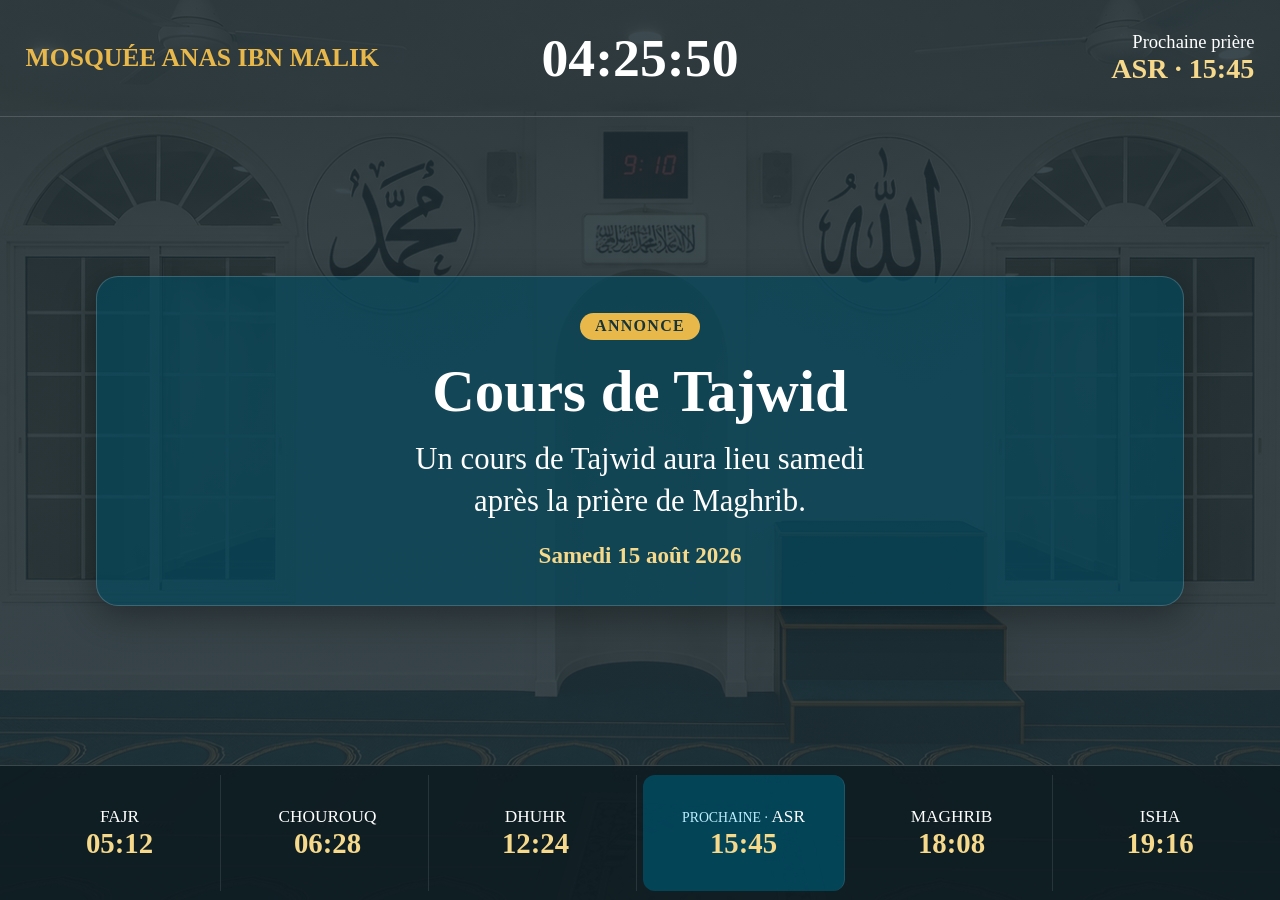
<file: apercu-annonces.html>
<!doctype html><html lang="fr"><head><meta charset="UTF-8"><meta name="viewport" content="width=device-width,initial-scale=1"><title>Aperçu annonces — Mosquée Anas Ibn Malik</title><style>*{box-sizing:border-box}html,body{margin:0;width:100%;height:100%;font-family:'Times New Roman',Times,serif;background:#243238;color:#fff;overflow:hidden}.screen{height:100vh;display:grid;grid-template-rows:13vh 1fr 15vh;background:linear-gradient(rgba(31,46,52,.87),rgba(31,46,52,.87)),url('images/IMG_20260809_195313.png') center/cover no-repeat}.top{display:grid;grid-template-columns:1fr auto 1fr;align-items:center;padding:0 2vw;border-bottom:1px solid rgba(255,255,255,.15)}.mosque{font-size:2vw;font-weight:700;color:#e8b84b}.clock{font-size:4.2vw;font-weight:700;font-variant-numeric:tabular-nums}.next{text-align:right;font-size:1.45vw}.next strong{display:block;font-size:2.2vw;color:#f6d98b}.content{display:flex;align-items:center;justify-content:center;padding:3vh 5vw}.announcement{width:min(1100px,85vw);text-align:center;padding:4vh 5vw;border:1px solid rgba(255,255,255,.18);border-radius:22px;background:rgba(4,73,94,.68);box-shadow:0 10px 35px #0005}.badge{display:inline-block;padding:.5vh 1.2vw;border-radius:999px;background:#e8b84b;color:#173438;font-size:1.25vw;font-weight:700;letter-spacing:.08em}.announcement h1{margin:2vh 0 1.5vh;font-size:4.6vw;color:#fff}.announcement p{margin:0;font-size:2.4vw;line-height:1.35}.announcement .date{margin-top:2.2vh;color:#f6d98b;font-size:1.8vw;font-weight:700}.prayerbar{display:grid;grid-template-columns:repeat(6,1fr);gap:.5vw;padding:1vh 1.5vw;background:rgba(15,29,34,.92);border-top:1px solid rgba(255,255,255,.18)}.p{text-align:center;display:flex;flex-direction:column;justify-content:center;border-right:1px solid rgba(255,255,255,.1)}.p:last-child{border:0}.p span{font-size:1.35vw}.p strong{font-size:2.25vw;color:#f6d98b}.p.active{background:rgba(4,73,94,.9);border-radius:12px}.p.active span:before{content:'PROCHAINE · ';font-size:.8em;color:#bcefff}@media(max-width:800px){.screen{height:auto;min-height:100vh;grid-template-rows:auto 1fr auto}.top{grid-template-columns:1fr;text-align:center;gap:.5rem;padding:1rem}.mosque,.next{text-align:center;font-size:1.2rem}.clock{font-size:3rem}.next strong{font-size:1.6rem}.announcement h1{font-size:2.5rem}.announcement p{font-size:1.4rem}.badge,.announcement .date{font-size:1rem}.prayerbar{grid-template-columns:repeat(2,1fr)}.p{padding:.7rem}.p span{font-size:1rem}.p strong{font-size:1.7rem}}</style></head><body><main class="screen"><header class="top"><div class="mosque">MOSQUÉE ANAS IBN MALIK</div><time class="clock" id="clock">12:35:00</time><div class="next">Prochaine prière<strong>ASR · 15:45</strong></div></header><section class="content"><article class="announcement"><span class="badge">ANNONCE</span><h1>Cours de Tajwid</h1><p>Un cours de Tajwid aura lieu samedi<br>après la prière de Maghrib.</p><div class="date">Samedi 15 août 2026</div></article></section><footer class="prayerbar"><div class="p"><span>FAJR</span><strong>05:12</strong></div><div class="p"><span>CHOUROUQ</span><strong>06:28</strong></div><div class="p"><span>DHUHR</span><strong>12:24</strong></div><div class="p active"><span>ASR</span><strong>15:45</strong></div><div class="p"><span>MAGHRIB</span><strong>18:08</strong></div><div class="p"><span>ISHA</span><strong>19:16</strong></div></footer></main><script>function tick(){clock.textContent=new Intl.DateTimeFormat('fr-FR',{timeZone:'Indian/Reunion',hour:'2-digit',minute:'2-digit',second:'2-digit',hourCycle:'h23'}).format(new Date())}tick();setInterval(tick,1000)</script></body></html>
</file>
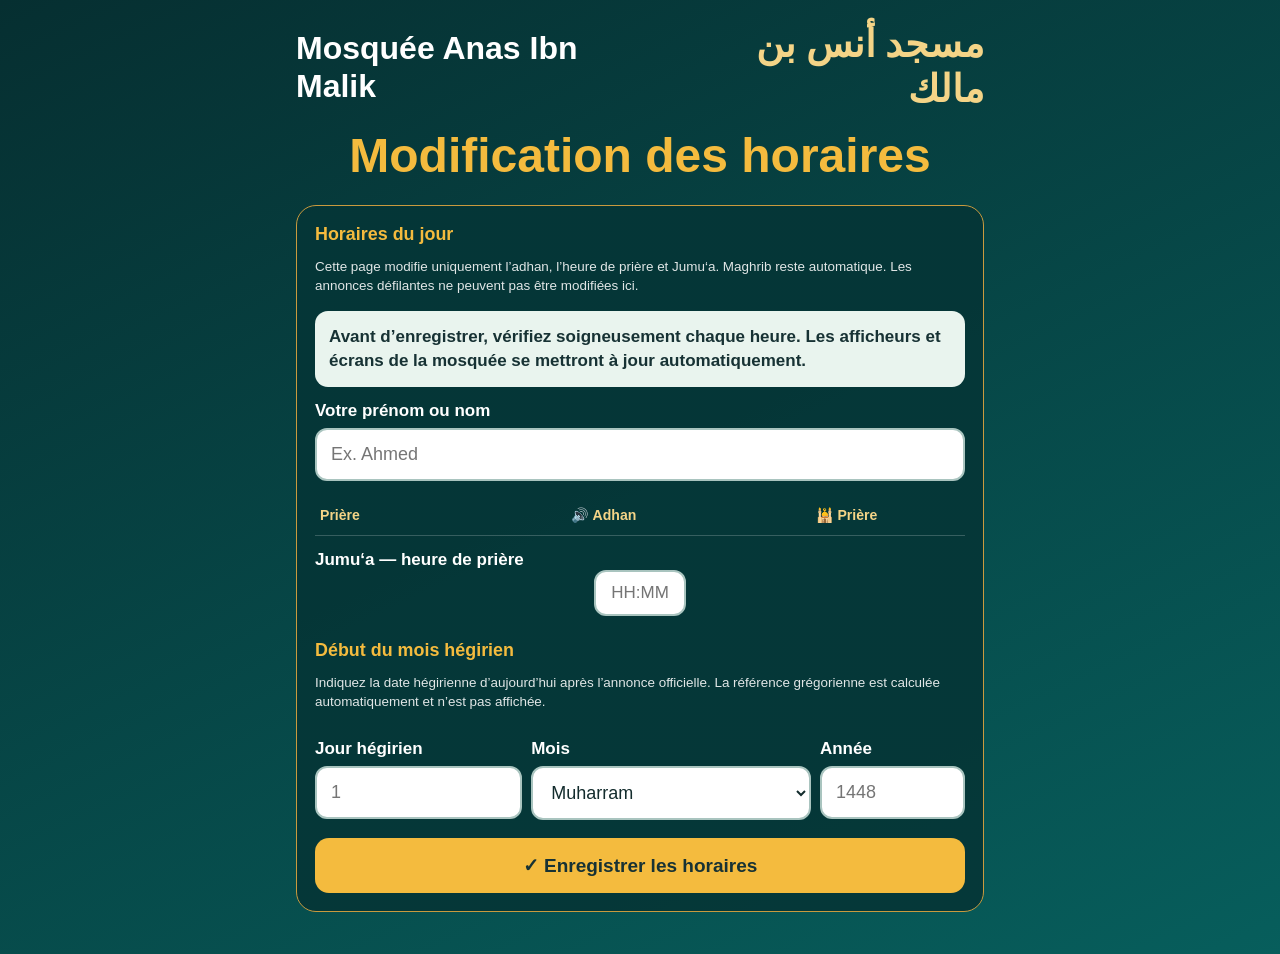
<file: modifier-horaires.html>
<!doctype html>
<html lang="fr">
<head>
  <meta charset="UTF-8">
  <meta name="viewport" content="width=device-width,initial-scale=1">
  <meta name="theme-color" content="#063b3c">
  <title>Modifier les horaires — Mosquée Anas Ibn Malik</title>
  <script src="supabase-config.js?v=20260820public-times"></script>
  <style>
    :root{--green:#063b3c;--panel:#0b5051;--gold:#f4bb3e;--cream:#f3f7f4;--ink:#173234}
    *{box-sizing:border-box} body{margin:0;background:linear-gradient(155deg,#062f31,#075e5c);color:#fff;font:17px Arial,sans-serif;min-height:100vh}
    main{max-width:720px;margin:auto;padding:22px 16px 42px}.masthead{margin:0 0 22px}.mosque-name{display:flex;align-items:center;justify-content:space-between;gap:16px;font-weight:800;line-height:1.2}.mosque-name-fr{color:#fff;font-size:clamp(1.25rem,4.4vw,2rem);text-align:left}.mosque-name-ar{color:#f4d487;font-size:clamp(1.5rem,5.2vw,2.35rem);font-family:"Times New Roman",Times,serif;direction:rtl;text-align:right}.page-title{color:var(--gold);font-size:clamp(2rem,8vw,3rem);line-height:1.1;text-align:center;margin:18px 0 0} @media(max-width:460px){.mosque-name{gap:8px}.mosque-name-fr{font-size:1.1rem}.mosque-name-ar{font-size:1.35rem}} h2{font-size:1.12rem;margin:0 0 8px;color:var(--gold)}
    .card{background:rgba(5,54,55,.92);border:1px solid #c99a3e;border-radius:20px;padding:18px;margin-top:18px}.intro{line-height:1.45;margin:0}.notice{background:#e9f4ee;color:var(--ink);border-radius:13px;padding:14px;margin-top:15px;font-weight:700;line-height:1.4}
    label{display:block;margin-top:14px;font-weight:700} input,select{display:block;width:100%;margin-top:7px;border:2px solid #a9c4bf;border-radius:12px;background:#fff;color:#132c2d;padding:14px;font-size:18px}.hijri-grid{display:grid;grid-template-columns:1fr 1.35fr .7fr;gap:9px}
    table{width:100%;border-collapse:collapse;margin-top:14px} th,td{padding:12px 5px;border-bottom:1px solid rgba(255,255,255,.2);text-align:center} th:first-child,td:first-child{text-align:left} th{color:#f4d487;font-size:.88rem} .arabic{display:block;color:#bcd9d4;font-size:.9rem;margin-top:3px}
    input.time{width:92px;min-width:0;padding:11px 6px;text-align:center;font-size:17px;margin:0 auto} button{width:100%;border:0;border-radius:14px;padding:16px;margin-top:18px;background:var(--gold);color:#173234;font-size:19px;font-weight:800;cursor:pointer;transition:transform .16s ease,filter .16s ease}button:active{transform:scale(.97)}button.save-pulse{animation:savePulse .42s ease}@keyframes savePulse{0%,100%{transform:scale(1)}45%{transform:scale(.96);filter:brightness(.9)}}.modal{position:fixed;inset:0;z-index:20;display:none;align-items:center;justify-content:center;padding:18px;background:rgba(0,0,0,.62)}.modal.show{display:flex}.modal-card{width:min(560px,100%);background:#f3f7f4;color:var(--ink);border-radius:20px;padding:22px;box-shadow:0 20px 60px rgba(0,0,0,.38);animation:modalIn .22s ease}.modal-card h2{color:#0a5554;margin:0 0 12px}.confirmation-text{white-space:pre-line;line-height:1.5;max-height:50vh;overflow:auto;background:#fff;border-radius:11px;padding:12px}.modal-actions{display:grid;grid-template-columns:1fr 1.35fr;gap:10px}.modal-actions button{margin-top:14px}.modal-actions .cancel{background:#d8e7df}.status{display:none;margin-top:15px;border-radius:12px;padding:13px;font-weight:700;line-height:1.4}.status.ok{display:block;background:#dff5d9;color:#1a4a1f}.status.error{display:block;background:#ffe2e2;color:#7b2020}.status.warn{display:block;background:#fff2c7;color:#674b00}.small{font-size:.84rem;line-height:1.4;opacity:.88}
    @media(max-width:460px){main{padding:16px 12px 34px}.card{padding:15px 11px}table{font-size:15px}th,td{padding:10px 2px}.arabic{font-size:.8rem}input.time{width:82px;font-size:16px;padding:10px 3px}h1{font-size:2.2rem}}
  </style>
</head>
<body>
  <main>
    <header class="masthead"><div class="mosque-name" aria-label="Mosquée Anas Ibn Malik — مسجد أنس بن مالك"><span class="mosque-name-fr">Mosquée Anas Ibn Malik</span><span class="mosque-name-ar" lang="ar">مسجد أنس بن مالك</span></div><h1 class="page-title">Modification des horaires</h1></header>
    <section class="card">
      <h2>Horaires du jour</h2>
      <p class="small">Cette page modifie uniquement l’adhan, l’heure de prière et Jumu‘a. Maghrib reste automatique. Les annonces défilantes ne peuvent pas être modifiées ici.</p>
      <div class="notice">Avant d’enregistrer, vérifiez soigneusement chaque heure. Les afficheurs et écrans de la mosquée se mettront à jour automatiquement.</div>
      <label for="editor">Votre prénom ou nom</label>
      <input id="editor" maxlength="80" autocomplete="name" placeholder="Ex. Ahmed">
      <table>
        <thead><tr><th>Prière</th><th>🔊 Adhan</th><th>🕌 Prière</th></tr></thead>
        <tbody id="rows"></tbody>
      </table>
      <label for="jumua">Jumu‘a — heure de prière</label>
      <input id="jumua" class="time" inputmode="numeric" maxlength="5" placeholder="HH:MM">
      <h2 style="margin-top:24px">Début du mois hégirien</h2><p class="small">Indiquez la date hégirienne d’aujourd’hui après l’annonce officielle. La référence grégorienne est calculée automatiquement et n’est pas affichée.</p><div class="hijri-grid"><div><label for="hDay">Jour hégirien</label><input id="hDay" type="number" min="1" max="30" inputmode="numeric" placeholder="1"></div><div><label for="hMonth">Mois</label><select id="hMonth"><option>Muharram</option><option>Safar</option><option>Rabi al-Awwal</option><option>Rabi ath-Thani</option><option>Jumada al-Ula</option><option>Jumada ath-Thania</option><option>Rajab</option><option>Sha'ban</option><option>Ramadan</option><option>Shawwal</option><option>Dhul Qi'dah</option><option>Dhul Hijjah</option></select></div><div><label for="hYear">Année</label><input id="hYear" type="text" inputmode="numeric" pattern="[0-9]{4}" maxlength="4" placeholder="1448"></div></div>
      <button id="save" type="button">✓ Enregistrer les horaires</button>
      <div id="status" class="status"></div>
    </section>
  </main>
  <div id="confirmModal" class="modal" role="dialog" aria-modal="true" aria-labelledby="confirmTitle" aria-hidden="true"><div class="modal-card"><h2 id="confirmTitle">Vérifiez les horaires</h2><div id="confirmText" class="confirmation-text"></div><div class="modal-actions"><button id="cancelConfirm" class="cancel" type="button">← Retour</button><button id="confirmSave" type="button">✓ Confirmer et enregistrer</button></div></div></div>
  <script>
    const SB=window.MOSQUEE_SUPABASE, ID='anas-ibn-malik';
    const prayers=[['Fajr','الفجر'],['Dhuhr','الظهر'],['Asr','العصر'],['Isha','العشاء']];
    const $=id=>document.getElementById(id);
    let initial={prayers:{},adhan:{},jumua:'',hijri:{}};
    const show=(message,type)=>{status.textContent=message;status.className='status '+type};
    function timeInput(id,value){return '<input id="'+id+'" class="time" inputmode="numeric" maxlength="5" placeholder="HH:MM" value="'+(value||'')+'">'}
    function formatInputs(){document.querySelectorAll('.time').forEach(i=>i.addEventListener('input',()=>{const d=i.value.replace(/\D/g,'').slice(0,4);i.value=d.length>2?d.slice(0,2)+':'+d.slice(2):d}))}
    function valid(v){return /^([01]\d|2[0-3]):[0-5]\d$/.test(v)}
    function minutes(v){const [h,m]=v.split(':').map(Number);return h*60+m}
    function review(adhan,prayersOut,jumuaOut,hijriOut){const errors=[],warnings=[],changes=[];for(const [name] of prayers){const a=adhan[name],p=prayersOut[name],gap=minutes(p)-minutes(a);if(gap<0)errors.push(name+' : la prière ('+p+') est avant l’adhan ('+a+').');else if(gap<3)warnings.push(name+' : seulement '+gap+' min entre l’adhan et la prière.');else if(gap>90)warnings.push(name+' : '+gap+' min entre l’adhan et la prière.');if(a!==initial.adhan[name])changes.push(name+' — Adhan : '+a);if(p!==initial.prayers[name])changes.push(name+' — Prière : '+p)}const order=['Fajr','Dhuhr','Asr','Isha'];for(let i=1;i<order.length;i++){const before=prayersOut[order[i-1]],after=prayersOut[order[i]];if(minutes(after)<=minutes(before))errors.push('Ordre incohérent : '+order[i]+' doit être après '+order[i-1]+'.')}if(jumuaOut!==initial.jumua)changes.push('Jumu‘a : '+(jumuaOut||'non défini'));if(hijriOut.start!==initial.hijri?.start||hijriOut.month!==initial.hijri?.month||+hijriOut.year!==+initial.hijri?.year)changes.push('Date hégirienne : '+hijriOut.day+' '+hijriOut.month+' '+hijriOut.year);return{errors,warnings,changes}}
    function reunionISO(){const p=Object.fromEntries(new Intl.DateTimeFormat('en-CA',{timeZone:'Indian/Reunion',year:'numeric',month:'2-digit',day:'2-digit'}).formatToParts().filter(x=>x.type!=='literal').map(x=>[x.type,x.value]));return p.year+'-'+p.month+'-'+p.day}
    function dayDiff(from,to){return Math.round((Date.UTC(...to.split('-').map(Number).map((n,i)=>i===1?n-1:n))-Date.UTC(...from.split('-').map(Number).map((n,i)=>i===1?n-1:n)))/86400000)}
    function addDays(iso,n){const d=new Date(iso+'T00:00:00Z');d.setUTCDate(d.getUTCDate()+n);return d.toISOString().slice(0,10)}
    async function load(){try{const r=await fetch(SB.url+'/rest/v1/mosque_settings?id=eq.'+ID+'&select=prayers,adhan,jumua,hijri',{headers:{apikey:SB.anonKey},cache:'no-store'});const rows=await r.json();if(!r.ok||!rows[0])throw Error('Impossible de charger les horaires.');const s=rows[0];initial={prayers:{...(s.prayers||{})},adhan:{...(s.adhan||{})},jumua:s.jumua||'',hijri:{...(s.hijri||{})}};$('rows').innerHTML=prayers.map(([name,ar])=>'<tr><td><strong>'+name+'</strong><span class="arabic" lang="ar" dir="rtl">'+ar+'</span></td><td>'+timeInput('adhan'+name,s.adhan?.[name])+'</td><td>'+timeInput('prayer'+name,s.prayers?.[name])+'</td></tr>').join('');jumua.value=s.jumua||'';const hDayValue=s.hijri?.start?dayDiff(s.hijri.start,reunionISO())+1:'';hDay.value=hDayValue>=1&&hDayValue<=30?hDayValue:'';hMonth.value=s.hijri?.month||'Muharram';hYear.value=s.hijri?.year||'';formatInputs()}catch(e){show(e.message,'error')}}
    let pendingSave=null;
    function closeConfirmation(){confirmModal.classList.remove('show');confirmModal.setAttribute('aria-hidden','true');pendingSave=null;confirmSave.hidden=false;cancelConfirm.textContent='← Retour'}
    function openConfirmation(text,payload){pendingSave=payload;confirmText.textContent=text;confirmSave.hidden=false;cancelConfirm.textContent='← Retour';confirmModal.classList.add('show');confirmModal.setAttribute('aria-hidden','false')}function openMessage(text){pendingSave=null;confirmText.textContent=text;confirmSave.hidden=true;cancelConfirm.textContent='Fermer';confirmModal.classList.add('show');confirmModal.setAttribute('aria-hidden','false')}
    async function saveConfirmed(){if(!pendingSave)return;const payload=pendingSave;closeConfirmation();const save=$('save');save.disabled=true;save.textContent='Enregistrement…';try{const r=await fetch(SB.url+'/functions/v1/update-public-times',{method:'POST',headers:{apikey:SB.anonKey,'Content-Type':'application/json'},body:JSON.stringify(payload)});const d=await r.json();if(!r.ok)throw Error(d.error||'Enregistrement impossible.');initial={prayers:{...payload.prayers},adhan:{...payload.adhan},jumua:payload.jumua||'',hijri:{start:payload.hijri.start,month:payload.hijri.month,year:payload.hijri.year}};show('✓ Horaires enregistrés. Les afficheurs et écrans de la mosquée seront actualisés automatiquement.','ok')}catch(e){show(e.message,'error')}finally{save.disabled=false;save.textContent='✓ Enregistrer les horaires'}}
    $('save').addEventListener('click',()=>{const save=$('save');save.classList.remove('save-pulse');void save.offsetWidth;save.classList.add('save-pulse');const editor=$('editor').value.trim(),adhan={},prayersOut={},hDayValue=+$('hDay').value,hijri={start:hDayValue?addDays(reunionISO(),1-hDayValue):'',day:hDayValue,month:hMonth.value,year:+hYear.value};if(editor.length<2)return openMessage('Indiquez votre prénom ou votre nom avant de demander la confirmation.');for(const [name] of prayers){adhan[name]=$('adhan'+name).value;prayersOut[name]=$('prayer'+name).value;if(!valid(adhan[name])||!valid(prayersOut[name]))return openMessage('Saisissez une heure valide pour '+name+' : par exemple 05:45.')}if(jumua.value&&!valid(jumua.value))return openMessage('L’heure de Jumu’a doit être au format HH:MM.');if(!/^\d{4}-\d{2}-\d{2}$/.test(hijri.start)||!hijri.year)return openMessage('Indiquez le premier jour, le mois et l’année hégriens.');const check=review(adhan,prayersOut,jumua.value,hijri);if(check.errors.length)return openMessage('⛔ Incohérence détectée :\n\n'+check.errors.join('\n'));if(!check.changes.length)return;let text='Vous allez enregistrer :\n\n'+check.changes.join('\n');if(check.warnings.length)text+='\n\nAttention :\n'+check.warnings.join('\n');text+='\n\nVérifiez puis appuyez sur « Confirmer et enregistrer ». ';openConfirmation(text,{editor,adhan,prayers:prayersOut,jumua:jumua.value,hijri})});
    $('cancelConfirm').addEventListener('click',closeConfirmation);
    $('confirmSave').addEventListener('click',saveConfirmed);
    confirmModal.addEventListener('click',e=>{if(e.target===confirmModal)closeConfirmation()});
    load();
  </script>
</body>
</html>
</file>
<file: style.css>
@import url('https://fonts.googleapis.com/css2?family=Amiri:wght@700&display=swap');
:root{--gold:#e8b84b;--gold-soft:#f6d98b;--line:rgba(255,255,255,.14)}*{box-sizing:border-box}html,body{margin:0;width:100%;height:100%;font-family:'Times New Roman',Times,serif;overflow:hidden}body{color:#fff;background:#243238}.screen{height:100vh;overflow:hidden;background:linear-gradient(to bottom,rgba(31,46,52,.62) 0%,rgba(31,46,52,.68) 34%,rgba(31,46,52,.88) 62%,rgba(31,46,52,.9) 100%),url('images/IMG_20260809_195313.png') center center/cover no-repeat}.info-panel{width:100%;height:100%;padding:.6vh 1.5vw .7vh;display:grid;grid-template-rows:14vh 21vh minmax(0,1fr) 10vh;gap:.6vh}.top{display:flex;align-items:flex-start;justify-content:center;text-shadow:0 2px 6px #0009;padding-top:1.4vh}.top>div{width:100%}.mosque-names{display:grid;grid-template-columns:1fr 1fr;align-items:center;gap:4vw;padding:0 2vw}.brand-ar{font:700 clamp(2rem,3vw,4rem) Amiri,serif;color:var(--gold);margin:0;line-height:1.08;white-space:nowrap;text-align:right}.top h1{margin:0;text-transform:uppercase;font-size:clamp(1.65rem,2.55vw,3.3rem);line-height:1.05;font-weight:700;white-space:nowrap;text-align:left}.top #location{display:none!important}.dashboard{display:grid;grid-template-columns:.72fr 2.5fr .72fr;gap:1vw;min-height:0;transform:translateY(2.2vh)}.side-card,.clock-panel{border:1px solid var(--line);border-radius:.7rem;background:rgba(255,255,255,.02);display:flex;flex-direction:column;align-items:center;justify-content:center;text-align:center;text-shadow:0 2px 6px #0009;min-height:0}.clock-panel{background:linear-gradient(to bottom,rgba(20,37,42,.02) 0%,rgba(20,37,42,.04) 32%,rgba(20,37,42,.48) 64%,rgba(20,37,42,.72) 100%);border-color:rgba(255,255,255,.11);position:relative;padding:0 2vw;justify-content:center}.clock-panel time{font-size:clamp(4.6rem,7vw,8.5rem);font-weight:700;line-height:.9;font-variant-numeric:tabular-nums;margin:0}.date-row{width:100%;display:grid;grid-template-columns:1fr 1fr;align-items:center;margin-top:1vh;gap:2vw}.date-row #today,.date-row .hijri{margin:0;font-size:clamp(1.4rem,1.9vw,2.35rem);font-weight:700;line-height:1.05;white-space:nowrap}.date-row #today{text-align:left;color:#fff}.date-row .hijri{text-align:right;color:var(--gold-soft)}.side-card .icon{font-size:clamp(1.3rem,1.8vw,2.2rem);color:var(--gold);margin:0 0 .25vh}.side-card>span:not(.icon):not(.arabic-side):not(.jumua-symbol){font-size:clamp(1.45rem,1.9vw,2.3rem);font-weight:700;line-height:1;margin:.25vh 0 .8vh}.side-card strong{font-size:clamp(2.7rem,4vw,4.9rem);line-height:.9;margin:0}.sunrise,.jumua{padding:.8vh .4vw;justify-content:center;align-items:center}.jumua{position:relative;border-color:rgba(232,184,75,.5);background:rgba(10,103,157,.76);padding-left:36%;overflow:hidden}.jumua>span:not(.icon):not(.arabic-side):not(.jumua-symbol){font-size:clamp(1.9rem,2.55vw,3.15rem);color:#e8f8ff;font-weight:700}.jumua strong{font-size:clamp(3.35rem,4.8vw,5.9rem);color:#fff}.jumua-minbar{position:absolute;left:-1%;top:50%;transform:translateY(-50%);width:39%;max-width:none;height:104%;object-fit:cover;object-position:center;z-index:2;filter:contrast(1.12) drop-shadow(0 3px 5px #0005);mix-blend-mode:multiply;border-radius:.55rem}.jumua.jumua-friday-active{background:rgba(10,103,157,.76);border:2px solid rgba(139,220,255,.98);animation:jumuaFridayGlow 2.2s ease-in-out infinite}.jumua.jumua-friday-active .jumua-minbar{mix-blend-mode:multiply;opacity:1}.jumua.jumua-friday-active>span,.jumua.jumua-friday-active strong{color:#e9f9ff}@keyframes jumuaFridayGlow{0%,100%{background:rgba(10,91,143,.68);box-shadow:0 0 .35vw rgba(83,197,255,.25),inset 0 0 .35vw rgba(255,255,255,.06);transform:scale(1)}50%{background:rgba(13,119,178,.84);box-shadow:0 0 1.35vw rgba(83,197,255,.62),inset 0 0 .8vw rgba(185,235,255,.16);transform:scale(1.012)}}.prayer-grid{display:grid;grid-template-columns:repeat(5,1fr);align-self:center;height:78%;gap:.55vw}.prayer{position:relative;text-align:center;padding:.8vh .55vw .45vh;display:flex;flex-direction:column;align-items:center;justify-content:flex-start;border:1px solid var(--line);border-radius:.7rem;background:rgba(255,255,255,.02);text-shadow:0 2px 7px #000a;overflow:hidden}.prayer .arabic{display:none!important}.prayer h2{margin:3.3vh 0 0;font-size:clamp(2.2rem,3.3vw,4.1rem);line-height:.92}.prayer-main{display:flex;align-items:center;justify-content:center;margin-top:2.7vh;margin-bottom:0}.prayer time{font-size:clamp(3.8rem,5.8vw,7rem);font-weight:700;line-height:.86}.adhan-line{width:94%;margin:auto auto .15vh;padding:.15vh .15vw 0;display:grid;grid-template-columns:auto 1fr;align-items:end;column-gap:.55vw}.adhan-icon{position:relative;justify-self:start;align-self:end;display:inline-block;font-size:clamp(3.5rem,5vw,6.2rem)!important;line-height:.8;transform-origin:left center;animation:adhanPulse 1.6s ease-in-out infinite}.adhan-icon::after{content:')))';position:absolute;left:72%;top:3%;font-family:Arial,sans-serif;font-size:.38em;font-weight:700;letter-spacing:-.12em;color:var(--gold-soft);opacity:0;transform:translateX(-.15em) scale(.7);animation:adhanWaves 1.6s ease-out infinite}.adhan-line strong{justify-self:end;align-self:end;font-size:clamp(2.35rem,3.4vw,4.2rem);color:var(--gold);line-height:.92;text-align:right;font-variant-numeric:tabular-nums}.prayer.active{height:100%;background:rgba(4,73,94,.88);border:2px solid rgba(139,207,222,.9)}.prayer.active:before{content:'PROCHAINE';position:absolute;top:.55vh;left:0;right:0;font-size:clamp(1rem,1.35vw,1.65rem);line-height:1;font-weight:700;color:#e8fbff;letter-spacing:.04em}.prayer.active h2{margin-top:4.5vh}@keyframes adhanPulse{0%,100%{transform:translateY(.18vh) scale(1)}50%{transform:translateY(.18vh) scale(1.08)}}@keyframes adhanWaves{0%{opacity:0;transform:translateX(-.15em) scale(.65)}25%{opacity:.95}75%{opacity:.75}100%{opacity:0;transform:translateX(.35em) scale(1.2)}}.solar-info{display:grid;grid-template-columns:1fr;gap:.5vw}.solar-info.show-zenith{grid-template-columns:1.7fr 1fr}.solar-times,.zenith-warning{border:1px solid var(--line);border-radius:.7rem;background:rgba(255,255,255,.02);display:flex;align-items:center;justify-content:center;gap:1vw;padding:.1vh .55vw}.solar-times{font-size:clamp(.95rem,1.3vw,1.6rem);white-space:nowrap}.solar-times span b{color:var(--gold-soft);font-size:clamp(1.55rem,2.25vw,2.8rem)}.zenith-warning{flex-direction:column}.zenith-warning[hidden]{display:none!important}.mosque-photo{display:none}@media(min-width:1600px) and (min-aspect-ratio:16/10){.brand-ar{font-size:3.05vw}.top h1{font-size:2.55vw}.dashboard{transform:translateY(2.4vh)}.clock-panel time{font-size:7vw}.date-row #today,.date-row .hijri{font-size:1.9vw}.side-card>span:not(.icon):not(.arabic-side):not(.jumua-symbol){font-size:1.9vw}.side-card strong{font-size:4vw}.jumua>span:not(.icon):not(.arabic-side):not(.jumua-symbol){font-size:2.55vw}.jumua strong{font-size:4.8vw}.prayer-grid{height:76%}.prayer h2{font-size:3.35vw;margin-top:3.2vh}.prayer.active h2{margin-top:4.7vh}.prayer-main{margin-top:2.8vh}.prayer time{font-size:5.85vw}.adhan-line{margin-top:auto;margin-bottom:.1vh}.adhan-icon{font-size:5vw!important}.adhan-line strong{font-size:3.4vw}.prayer.active:before{font-size:1.4vw;top:.5vh}.solar-times{font-size:1.2vw}.solar-times span b{font-size:2.15vw}}
@media(max-width:600px){html,body{height:auto;min-height:100%;overflow-x:hidden;overflow-y:auto}.screen{height:auto;min-height:100vh;overflow:visible;background-position:center top;background-size:auto 100vh;background-repeat:repeat-y}.info-panel{height:auto;min-height:100vh;display:flex;flex-direction:column;padding:8px;gap:8px}.top{padding:5px 2px 2px;display:block}.mosque-names{display:grid;grid-template-columns:1fr 1fr;align-items:center;gap:10px;padding:0 4px}.top h1{white-space:normal;text-align:left;font-size:clamp(.95rem,4.3vw,1.3rem);line-height:1.08}.brand-ar{white-space:normal;text-align:right;font-size:clamp(1.05rem,4.8vw,1.45rem);line-height:1.1}.dashboard{display:grid;grid-template-columns:.72fr 2fr .72fr;grid-template-areas:'sunrise clock jumua';gap:6px;transform:none}.clock-panel{grid-area:clock;min-width:0;min-height:122px;padding:8px 4px;background:rgba(20,37,42,.5)}.clock-panel time{font-size:clamp(2.25rem,10.5vw,3.15rem);line-height:.92;white-space:nowrap}.date-row{grid-template-columns:1fr;gap:4px;margin-top:8px}.date-row #today,.date-row .hijri{text-align:center;font-size:clamp(.68rem,3.1vw,.9rem);white-space:normal;line-height:1.1}.sunrise{grid-area:sunrise}.jumua{grid-area:jumua}.side-card{min-width:0;min-height:122px;padding:5px 2px}.side-card .icon{font-size:.8rem}.side-card>span:not(.icon):not(.arabic-side):not(.jumua-symbol){font-size:clamp(.72rem,3.2vw,.95rem);white-space:normal}.side-card strong{font-size:clamp(1.35rem,6.2vw,1.9rem)}.jumua{padding:5px 2px 5px 36%;min-height:122px}.jumua>span:not(.icon):not(.arabic-side):not(.jumua-symbol){font-size:clamp(.7rem,3vw,.9rem)}.jumua strong{font-size:clamp(1.25rem,5.7vw,1.8rem)}.jumua-minbar{left:0;width:36%;height:100%;object-fit:cover}.prayer-grid{display:grid;grid-template-columns:repeat(2,minmax(0,1fr));gap:6px;height:auto;margin:0}.prayer{width:100%;min-height:128px;margin:0;padding:8px;display:flex;flex-direction:column;align-items:center;justify-content:flex-start;overflow:hidden;background:rgba(31,46,52,.58)}.prayer:last-child:nth-child(odd){grid-column:1/-1;min-height:112px}.prayer h2{margin:17px 0 0;text-align:center;font-size:clamp(1.3rem,6vw,1.75rem);line-height:1}.prayer-main{margin:9px 0 0;justify-content:center}.prayer time{font-size:clamp(2.05rem,9.5vw,2.8rem);line-height:.9;white-space:nowrap}.adhan-line{width:96%;margin:auto 0 0;padding:0;display:grid;grid-template-columns:auto 1fr;align-items:end}.adhan-icon{font-size:clamp(1.9rem,8vw,2.5rem)!important}.adhan-line strong{font-size:clamp(1.4rem,6.5vw,1.95rem)}.prayer.active{height:auto;min-height:128px}.prayer.active:before{top:5px;font-size:clamp(.62rem,2.8vw,.8rem)}.prayer.active h2{margin-top:20px}.prayer:last-child:nth-child(odd){display:grid;grid-template-columns:.75fr 1fr 1fr;grid-template-areas:'name time adhan';align-items:center;padding:8px 12px}.prayer:last-child:nth-child(odd) h2{grid-area:name;margin:0}.prayer:last-child:nth-child(odd) .prayer-main{grid-area:time;margin:0}.prayer:last-child:nth-child(odd) .adhan-line{grid-area:adhan;margin:0;width:100%}.solar-info,.solar-info.show-zenith{display:flex;flex-direction:column;gap:6px;margin:0 0 6px}.solar-times{white-space:normal;display:flex;flex-wrap:wrap;min-height:54px;padding:7px;font-size:.78rem;line-height:1.35}.solar-times span b{font-size:1rem}.zenith-warning{min-height:54px;padding:7px;text-align:center;font-size:.8rem}}
@media(max-width:380px){.dashboard{grid-template-columns:.7fr 1.8fr .7fr}.clock-panel time{font-size:2.15rem}.prayer-grid{grid-template-columns:1fr}.prayer:last-child:nth-child(odd){grid-column:auto;display:flex;min-height:128px}.prayer:last-child:nth-child(odd) h2{margin-top:17px}.prayer:last-child:nth-child(odd) .prayer-main{margin-top:9px}.prayer:last-child:nth-child(odd) .adhan-line{margin-top:auto}}
@media(min-width:601px) and (max-width:900px) and (orientation:portrait){html,body{overflow-y:auto}.screen{height:auto;min-height:100vh;overflow:visible}.info-panel{height:auto;min-height:100vh}.mosque-names{gap:2vw}.top h1{font-size:3.4vw}.brand-ar{font-size:4vw}.dashboard{transform:none}.prayer h2{font-size:3.7vw}.prayer time{font-size:6vw}}
</file>
<file: mobile.css>
/* Interface téléphone uniquement — ne touche pas à l'affichage TV */
@media (max-width: 900px) and (orientation: portrait) {
  html,body{height:auto!important;min-height:100%!important;overflow-x:hidden!important;overflow-y:auto!important}
  .screen{height:auto!important;min-height:100vh!important;overflow:visible!important;background-position:center top!important;background-size:auto 100vh!important;background-attachment:fixed!important}
  .info-panel{height:auto!important;min-height:100vh!important;display:flex!important;flex-direction:column!important;padding:10px!important;gap:10px!important}

  .top{padding:7px 3px 2px!important;display:block!important}
  .mosque-names{display:grid!important;grid-template-columns:1fr 1fr!important;gap:12px!important;align-items:center!important;padding:0 4px!important}
  .top h1{font-size:clamp(1rem,4vw,1.55rem)!important;white-space:normal!important;text-align:left!important;line-height:1.05!important}
  .brand-ar{font-size:clamp(1.15rem,4.6vw,1.7rem)!important;white-space:normal!important;text-align:right!important;line-height:1.1!important}

  .dashboard{display:grid!important;grid-template-columns:1fr 1.8fr 1fr!important;grid-template-areas:'sunrise clock jumua'!important;gap:7px!important;transform:none!important;min-height:0!important}
  .sunrise{grid-area:sunrise!important}.clock-panel{grid-area:clock!important}.jumua{grid-area:jumua!important}
  .side-card,.clock-panel{min-height:128px!important;border-radius:14px!important;background:rgba(30,47,52,.76)!important}
  .clock-panel{padding:8px 5px!important}
  .clock-panel time{font-size:clamp(2.6rem,10.5vw,4.1rem)!important;line-height:.95!important;white-space:nowrap!important}
  .date-row{display:grid!important;grid-template-columns:1fr!important;gap:3px!important;margin-top:9px!important}
  .date-row #today,.date-row .hijri{font-size:clamp(.72rem,2.8vw,1.05rem)!important;text-align:center!important;white-space:normal!important;line-height:1.1!important}
  .side-card .icon{font-size:1rem!important}
  .side-card>span:not(.icon):not(.arabic-side):not(.jumua-symbol){font-size:clamp(.8rem,3vw,1.15rem)!important;margin:2px 0 6px!important}
  .side-card strong{font-size:clamp(1.55rem,6vw,2.35rem)!important}
  .jumua{padding:6px 3px 6px 37%!important;overflow:hidden!important}
  .jumua>span:not(.icon):not(.arabic-side):not(.jumua-symbol){font-size:clamp(.78rem,3vw,1.1rem)!important}
  .jumua strong{font-size:clamp(1.45rem,5.8vw,2.2rem)!important}
  .jumua-minbar{left:0!important;width:37%!important;height:100%!important;object-fit:cover!important}

  .prayer-grid{display:grid!important;grid-template-columns:repeat(3,minmax(0,1fr))!important;gap:8px!important;height:auto!important;align-self:stretch!important;margin:0!important}
  .prayer,.prayer:last-child:nth-child(odd){position:relative!important;grid-column:auto!important;width:auto!important;height:auto!important;min-height:164px!important;padding:10px 6px 8px!important;display:flex!important;flex-direction:column!important;align-items:center!important;justify-content:flex-start!important;border-radius:16px!important;background:rgba(39,54,58,.82)!important;overflow:hidden!important}
  .prayer h2,.prayer:last-child:nth-child(odd) h2{margin:19px 0 0!important;font-size:clamp(1.15rem,4.5vw,1.7rem)!important;text-align:center!important;line-height:1!important}
  .prayer-main,.prayer:last-child:nth-child(odd) .prayer-main{margin:12px 0 0!important;display:flex!important;justify-content:center!important}
  .prayer time{font-size:clamp(2rem,7.8vw,3rem)!important;line-height:.9!important;white-space:nowrap!important}
  .adhan-line,.prayer:last-child:nth-child(odd) .adhan-line{width:94%!important;margin:auto 0 0!important;padding:0!important;display:flex!important;align-items:flex-end!important;justify-content:center!important;gap:4px!important}
  .adhan-icon{font-size:clamp(1.45rem,5.5vw,2.1rem)!important;flex:0 0 auto!important}
  .adhan-line strong{font-size:clamp(1.15rem,4.5vw,1.7rem)!important;white-space:nowrap!important}
  .prayer.active{height:auto!important;min-height:164px!important;background:linear-gradient(to bottom,rgba(184,126,20,.96),rgba(125,79,8,.96))!important;border:4px solid #ffe29a!important;box-shadow:0 0 18px rgba(255,226,154,.85),inset 0 0 18px rgba(255,224,145,.25)!important}
  .prayer.active:before{top:6px!important;font-size:clamp(.72rem,2.8vw,1rem)!important;background:#ffe29a!important;color:#604000!important;padding:5px 0!important}
  .prayer.active h2{margin-top:22px!important}

  .solar-info,.solar-info.show-zenith{display:flex!important;flex-direction:column!important;gap:7px!important;margin:0 0 8px!important}
  .solar-times{min-height:54px!important;display:flex!important;flex-wrap:wrap!important;justify-content:center!important;white-space:normal!important;padding:8px!important;font-size:clamp(.72rem,2.7vw,.95rem)!important;line-height:1.4!important;border-radius:14px!important;background:rgba(30,47,52,.76)!important}
  .solar-times span b{font-size:clamp(.9rem,3.2vw,1.15rem)!important}
  .zenith-warning{min-height:54px!important;padding:8px!important;text-align:center!important;border-radius:14px!important}
}

@media (max-width: 430px) and (orientation: portrait) {
  .dashboard{grid-template-columns:.9fr 1.8fr .9fr!important}
  .clock-panel time{font-size:clamp(2.25rem,10vw,3rem)!important}
  .prayer-grid{grid-template-columns:repeat(2,minmax(0,1fr))!important}
  .prayer,.prayer:last-child:nth-child(odd){min-height:150px!important}
  .prayer:last-child:nth-child(odd){grid-column:1/-1!important;min-height:125px!important}
}

/* Prochaine prière : même mise en évidence dorée sur tous les navigateurs TV */
.prayer.active{
  background:linear-gradient(to bottom,rgba(184,126,20,.96),rgba(125,79,8,.96))!important;
  border:4px solid #ffe29a!important;
  box-shadow:0 0 18px rgba(255,226,154,.85),inset 0 0 18px rgba(255,224,145,.25)!important;
}
.prayer.active:before{
  content:'PROCHAINE'!important;
  left:0!important;
  right:0!important;
  background:#ffe29a!important;
  color:#604000!important;
  font-weight:700!important;
  padding:6px 0!important;
}
</file>
